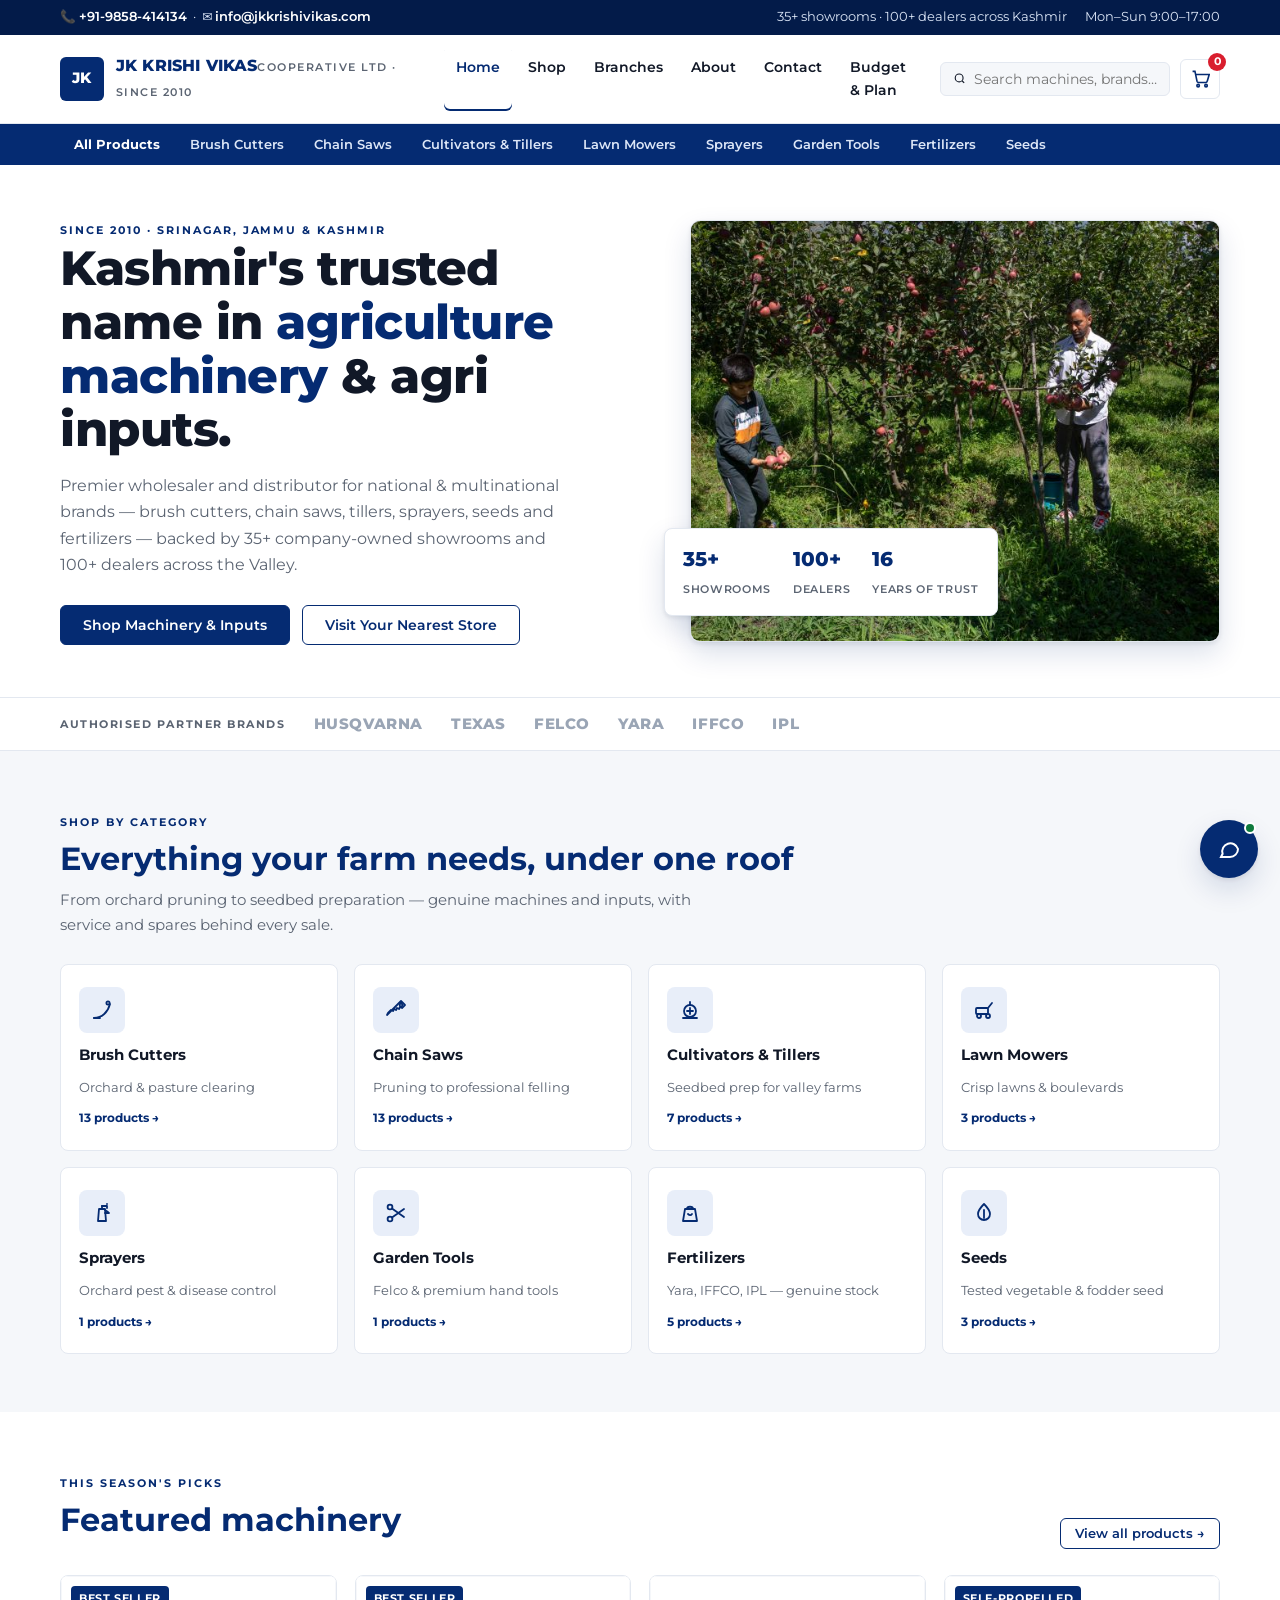
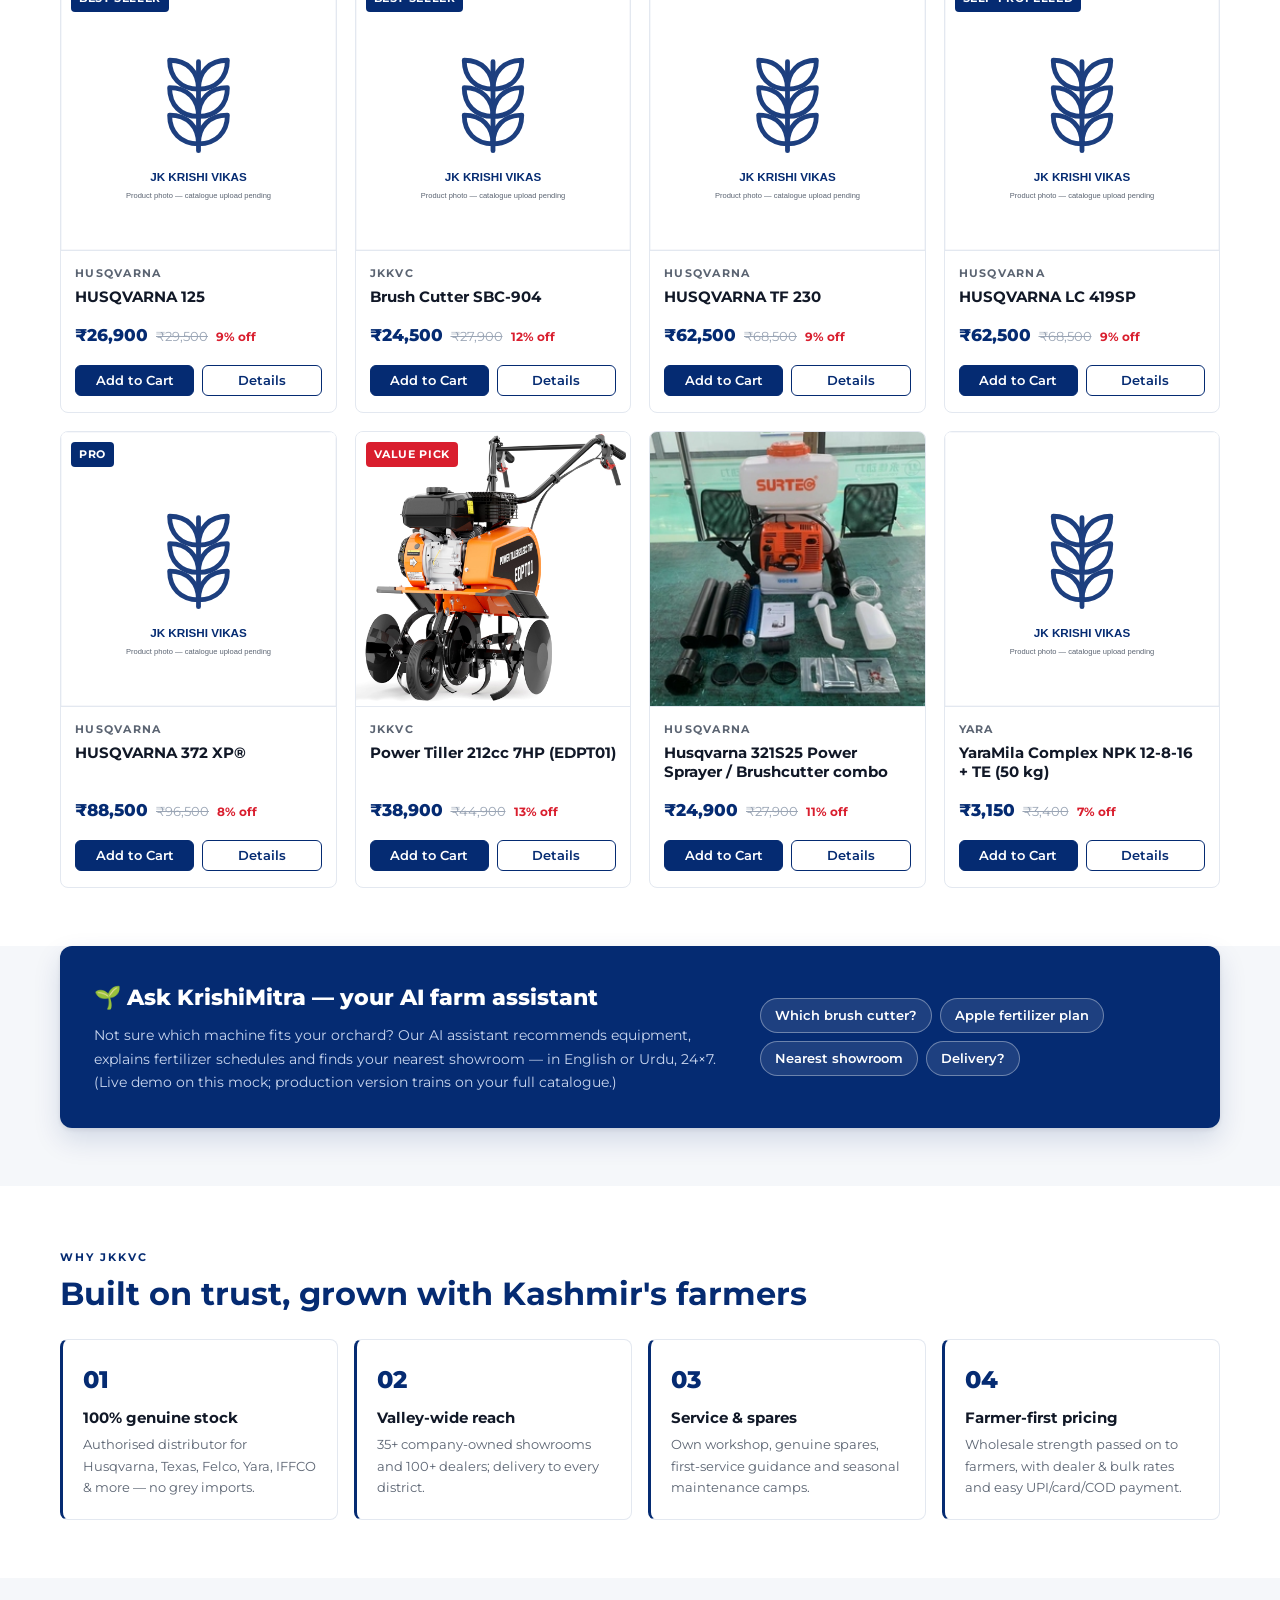
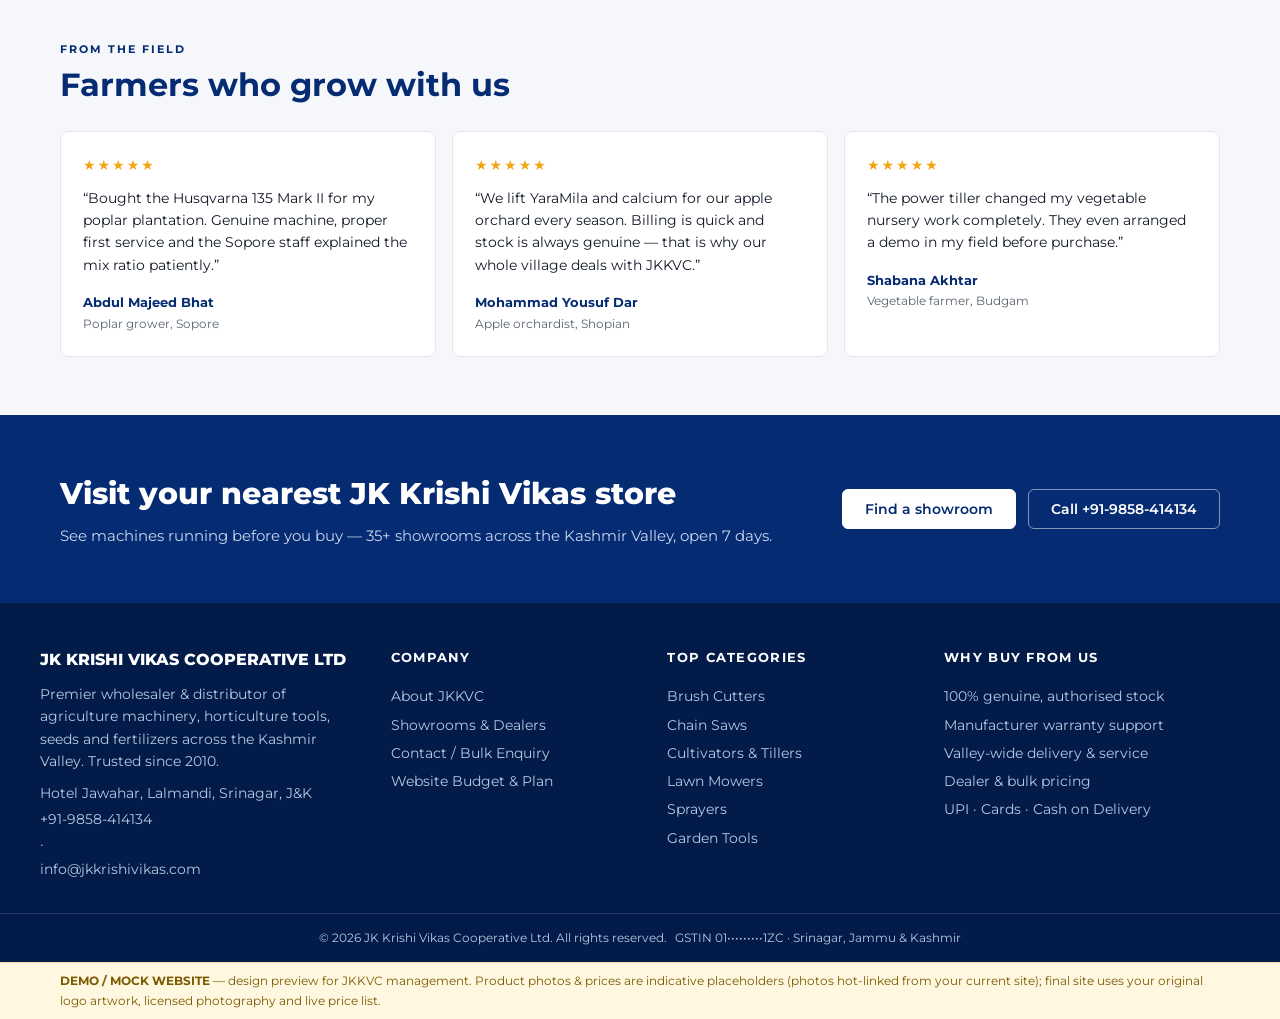
<file: index.html>
<!doctype html>
<html lang="en">
<head>
<meta charset="utf-8">
<meta name="viewport" content="width=device-width, initial-scale=1">
<title>JK Krishi Vikas Cooperative Ltd — Agriculture Machinery, Farm Equipment & Agri Inputs in Kashmir</title>
<meta name="description" content="JKKVC — Kashmir's trusted wholesaler of brush cutters, chain saws, tillers, sprayers, seeds & fertilizers. 35+ showrooms, 100+ dealers. Genuine Husqvarna, Texas, Felco, Yara stock with valley-wide delivery.">
<meta property="og:title" content="JK Krishi Vikas Cooperative Ltd — Agriculture Machinery Kashmir">
<meta property="og:description" content="Genuine farm machinery & agri inputs across the Kashmir Valley since 2010.">
<meta property="og:type" content="website">
<link rel="preconnect" href="https://fonts.googleapis.com"><link rel="preconnect" href="https://fonts.gstatic.com" crossorigin>
<link href="https://fonts.googleapis.com/css2?family=Montserrat:wght@400;600;700;800&display=swap" rel="stylesheet">
<link rel="stylesheet" href="css/style.css">
<script type="application/ld+json">
{"@context":"https://schema.org","@type":"Organization","name":"JK Krishi Vikas Cooperative Ltd","url":"https://jkkrishivikas.com","telephone":"+91-9858-414134","email":"info@jkkrishivikas.com","foundingDate":"2010","address":{"@type":"PostalAddress","streetAddress":"Hotel Jawahar, Lalmandi","addressLocality":"Srinagar","addressRegion":"Jammu and Kashmir","addressCountry":"IN"}}
</script>
</head>
<body data-page="home">
<div id="header"></div>

<!-- HERO -->
<section class="hero" style="padding:0">
  <div class="wrap">
    <div>
      <span class="overline">Since 2010 · Srinagar, Jammu & Kashmir</span>
      <h1>Kashmir's trusted name in <span>agriculture machinery</span> & agri inputs.</h1>
      <p class="lead">Premier wholesaler and distributor for national & multinational brands — brush cutters, chain saws, tillers, sprayers, seeds and fertilizers — backed by 35+ company-owned showrooms and 100+ dealers across the Valley.</p>
      <div class="ctas">
        <a class="btn" href="shop.html">Shop Machinery & Inputs</a>
        <a class="btn ghost" href="branches.html">Visit Your Nearest Store</a>
      </div>
    </div>
    <figure class="hero-fig">
      <div class="ph"><img src="img/orchard.jpg" alt="Kashmiri farmers harvesting apples in a Srinagar orchard" decoding="async"></div>
      <div class="stat-float">
        <div class="s"><b>35+</b><i>Showrooms</i></div>
        <div class="s"><b>100+</b><i>Dealers</i></div>
        <div class="s"><b>16</b><i>Years of trust</i></div>
      </div>
    </figure>
  </div>
</section>

<!-- BRANDS -->
<div class="brands"><div class="wrap">
  <span class="lbl">Authorised partner brands</span>
  <span class="b">HUSQVARNA</span><span class="b">TEXAS</span><span class="b">FELCO</span><span class="b">YARA</span><span class="b">IFFCO</span><span class="b">IPL</span>
</div></div>

<!-- CATEGORIES -->
<section class="alt">
  <div class="wrap">
    <span class="overline">Shop by category</span>
    <h2 class="sec-title">Everything your farm needs, under one roof</h2>
    <p class="sec-sub">From orchard pruning to seedbed preparation — genuine machines and inputs, with service and spares behind every sale.</p>
    <div class="cat-grid" id="catGrid"></div>
  </div>
</section>

<!-- FEATURED -->
<section>
  <div class="wrap">
    <div style="display:flex;align-items:end;justify-content:space-between;gap:16px;flex-wrap:wrap">
      <div><span class="overline">This season's picks</span>
      <h2 class="sec-title">Featured machinery</h2></div>
      <a class="btn ghost sm" href="shop.html">View all products →</a>
    </div>
    <div class="p-grid" id="featGrid"></div>
  </div>
</section>

<!-- AI BAND -->
<section class="alt" style="padding-top:0">
  <div class="wrap">
    <div class="ai-band">
      <div>
        <h3>🌱 Ask KrishiMitra — your AI farm assistant</h3>
        <p>Not sure which machine fits your orchard? Our AI assistant recommends equipment, explains fertilizer schedules and finds your nearest showroom — in English or Urdu, 24×7. (Live demo on this mock; production version trains on your full catalogue.)</p>
      </div>
      <div class="ai-chips">
        <button onclick="openChat('Which brush cutter for my apple orchard?')">Which brush cutter?</button>
        <button onclick="openChat('Fertilizer schedule for apple?')">Apple fertilizer plan</button>
        <button onclick="openChat('Showrooms near Sopore?')">Nearest showroom</button>
        <button onclick="openChat('Do you deliver to Shopian?')">Delivery?</button>
      </div>
    </div>
  </div>
</section>

<!-- WHY -->
<section>
  <div class="wrap">
    <span class="overline">Why JKKVC</span>
    <h2 class="sec-title">Built on trust, grown with Kashmir's farmers</h2>
    <div class="why-grid">
      <div class="why-card"><span class="n">01</span><b>100% genuine stock</b><p>Authorised distributor for Husqvarna, Texas, Felco, Yara, IFFCO & more — no grey imports.</p></div>
      <div class="why-card"><span class="n">02</span><b>Valley-wide reach</b><p>35+ company-owned showrooms and 100+ dealers; delivery to every district.</p></div>
      <div class="why-card"><span class="n">03</span><b>Service & spares</b><p>Own workshop, genuine spares, first-service guidance and seasonal maintenance camps.</p></div>
      <div class="why-card"><span class="n">04</span><b>Farmer-first pricing</b><p>Wholesale strength passed on to farmers, with dealer & bulk rates and easy UPI/card/COD payment.</p></div>
    </div>
  </div>
</section>

<!-- TESTIMONIALS -->
<section class="alt">
  <div class="wrap">
    <span class="overline">From the field</span>
    <h2 class="sec-title">Farmers who grow with us</h2>
    <div class="t-grid" id="tGrid"></div>
  </div>
</section>

<!-- CTA -->
<section class="cta-band">
  <div class="wrap">
    <div><h2>Visit your nearest JK Krishi Vikas store</h2>
    <p>See machines running before you buy — 35+ showrooms across the Kashmir Valley, open 7 days.</p></div>
    <div style="display:flex;gap:12px;flex-wrap:wrap">
      <a class="btn white" href="branches.html">Find a showroom</a>
      <a class="btn ghost" style="color:#fff;border-color:rgba(255,255,255,.5)" href="tel:+919858414134">Call +91-9858-414134</a>
    </div>
  </div>
</section>

<div id="footer"></div>
<script src="js/data.js"></script>
<script src="js/app.js"></script>
<script>
window.openChat = q => window.chatAsk(q);
window.pageInit = () => {
  const ICONS = {
    scythe:'<path d="M4 20c8 0 14-6 16-14"/><path d="M4 20h6"/><circle cx="18" cy="5" r="1.6"/>',
    saw:'<path d="M3 17 17 3l4 4-3 3-2-1-1 2-2-1-1 2-2-1-1 2-2-1-3 3Z"/><circle cx="17" cy="7" r="1.4"/>',
    tiller:'<circle cx="12" cy="13" r="6"/><path d="M12 7v-3M9 13h6M12 10v6"/><path d="M5 20h14"/>',
    mower:'<rect x="4" y="10" width="12" height="6" rx="1"/><circle cx="7" cy="18" r="2"/><circle cx="16" cy="18" r="2"/><path d="M16 10l4-5"/>',
    spray:'<path d="M9 8h6l1 12H8L9 8Z"/><path d="M12 8V5"/><path d="M12 5h5M17 5v2M17 3v0"/><path d="M15 9l3 2M15 12h4"/>',
    shear:'<circle cx="6" cy="6" r="2.4"/><circle cx="6" cy="18" r="2.4"/><path d="M8 7.5 20 16M8 16.5 20 8"/>',
    bag:'<path d="M7 8h10l2 12H5L7 8Z"/><path d="M9 8c0-3 6-3 6 0"/><path d="M10 13c1.5 1.5 3 1.5 4 0"/>',
    seed:'<path d="M12 3c4 4 6 7 6 10a6 6 0 0 1-12 0c0-3 2-6 6-10Z"/><path d="M12 9v8"/>'
  };
  document.getElementById('catGrid').innerHTML = CATEGORIES.map(c=>{
    const n = PRODUCTS.filter(p=>p.cat===c.name).length;
    return `<a class="cat-tile" href="shop.html?cat=${encodeURIComponent(c.name)}">
      <span class="ic"><svg width="24" height="24" viewBox="0 0 24 24" fill="none" stroke="currentColor" stroke-width="1.8" stroke-linecap="round" stroke-linejoin="round">${ICONS[c.icon]||''}</svg></span>
      <b>${c.name}</b><span>${c.desc}</span><em>${n} products →</em></a>`;
  }).join('');
  const feat = ['h125','sbc904','tf230','lc419sp','h372','tiller212','sp321','yaramila'];
  renderGrid(document.getElementById('featGrid'), feat.map(id=>PRODUCTS.find(p=>p.id===id)));
  document.getElementById('tGrid').innerHTML = TESTIMONIALS.map(t=>`<div class="t-card">
    <div class="stars">★★★★★</div><p>“${t.q}”</p><b>${t.n}</b><i>${t.w}</i></div>`).join('');
};
</script>
</body>
</html>
</file>
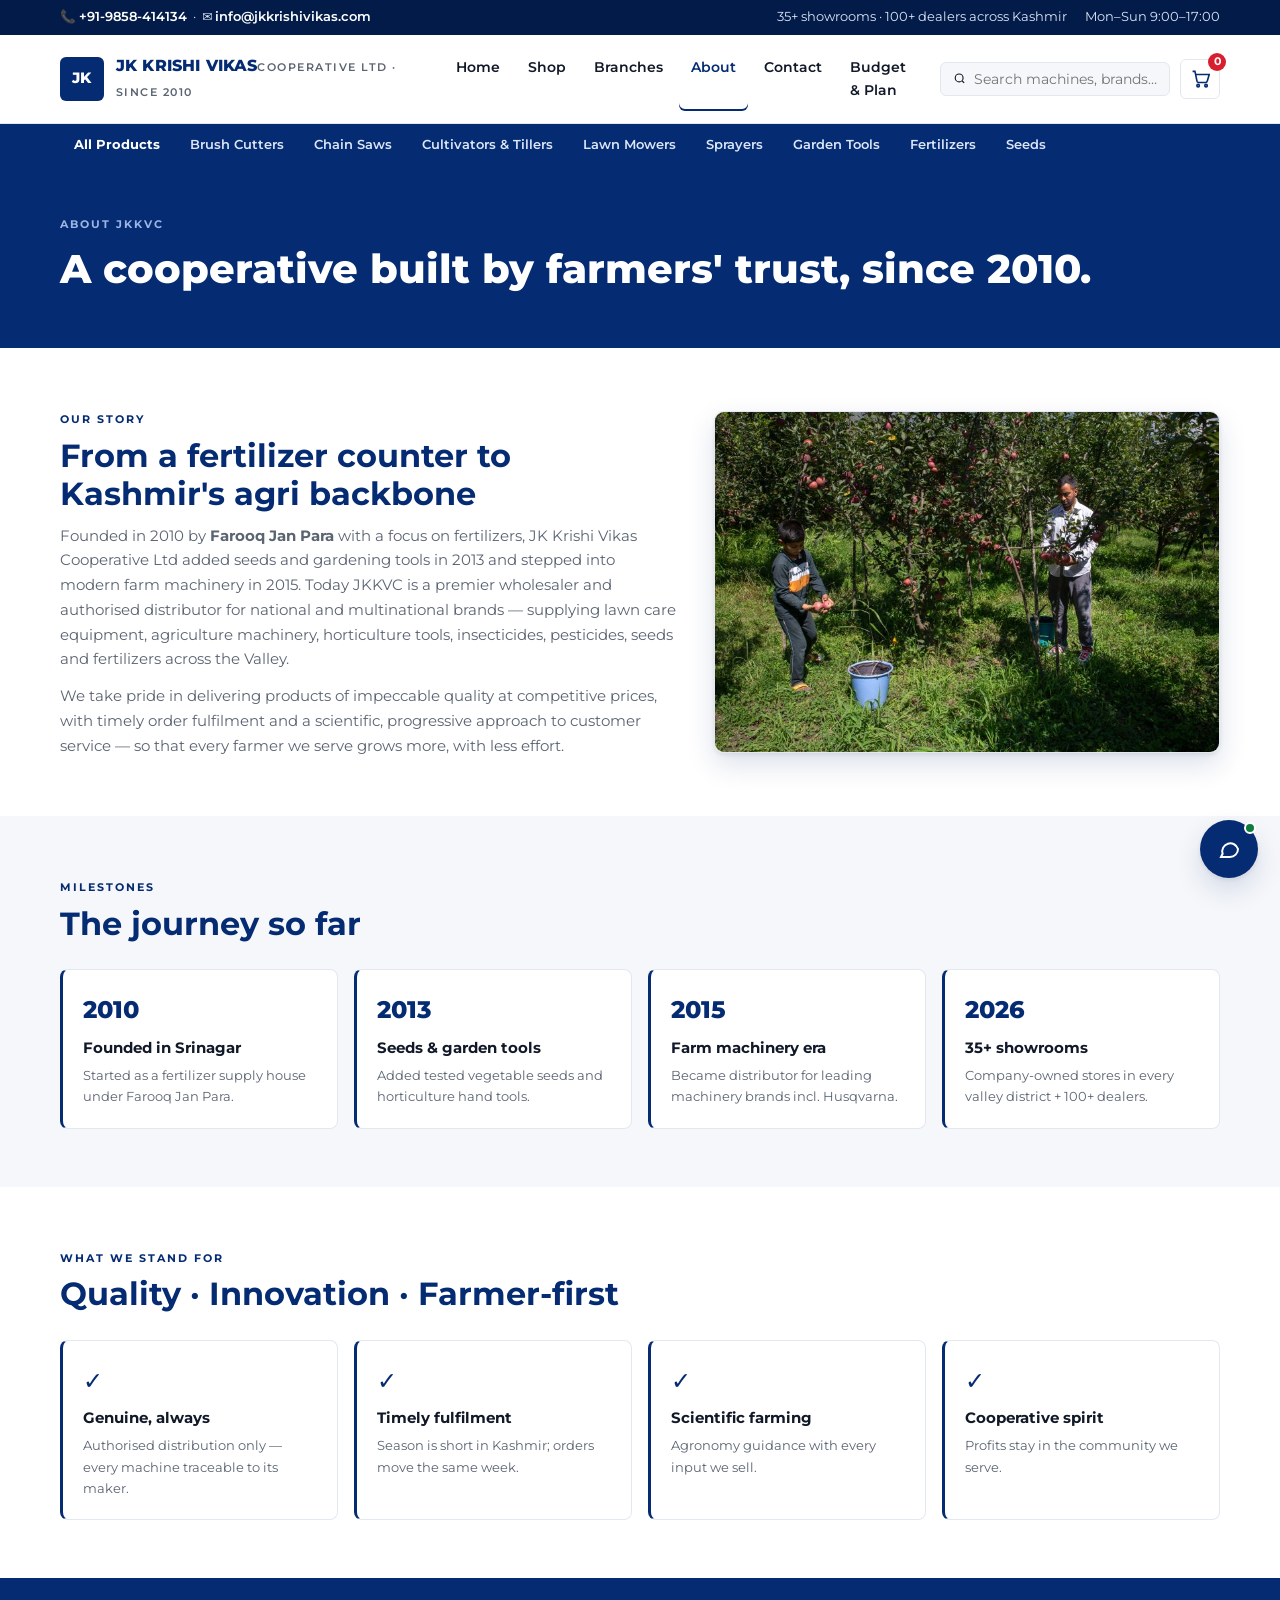
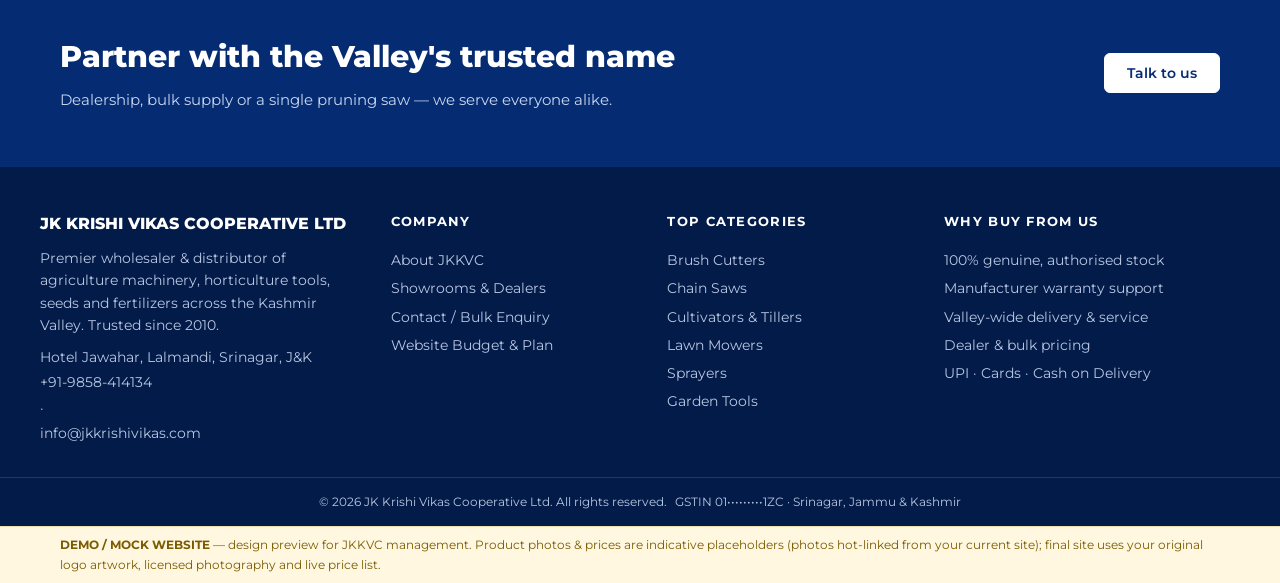
<file: about.html>
<!doctype html>
<html lang="en">
<head>
<meta charset="utf-8">
<meta name="viewport" content="width=device-width, initial-scale=1">
<title>About Us | JK Krishi Vikas Cooperative Ltd — Since 2010, Srinagar</title>
<meta name="description" content="Founded in 2010 by Farooq Jan Para, JK Krishi Vikas Cooperative Ltd is Kashmir's premier wholesaler of agri-inputs — machinery, horticulture tools, seeds and fertilizers.">
<link rel="preconnect" href="https://fonts.googleapis.com"><link rel="preconnect" href="https://fonts.gstatic.com" crossorigin>
<link href="https://fonts.googleapis.com/css2?family=Montserrat:wght@400;600;700;800&display=swap" rel="stylesheet">
<link rel="stylesheet" href="css/style.css">
</head>
<body data-page="about">
<div id="header"></div>

<section style="background:var(--blue);color:#fff;padding:46px 0">
  <div class="wrap">
    <span class="overline" style="color:#9DB4E4">About JKKVC</span>
    <h1 style="font-size:clamp(26px,3.6vw,40px)">A cooperative built by farmers' trust, since 2010.</h1>
  </div>
</section>

<section>
  <div class="wrap" style="display:grid;grid-template-columns:1.1fr .9fr;gap:36px;align-items:center">
    <div>
      <span class="overline">Our story</span>
      <h2 class="sec-title">From a fertilizer counter to Kashmir's agri backbone</h2>
      <p class="sec-sub" style="max-width:none">Founded in 2010 by <b>Farooq Jan Para</b> with a focus on fertilizers, JK Krishi Vikas Cooperative Ltd added seeds and gardening tools in 2013 and stepped into modern farm machinery in 2015. Today JKKVC is a premier wholesaler and authorised distributor for national and multinational brands — supplying lawn care equipment, agriculture machinery, horticulture tools, insecticides, pesticides, seeds and fertilizers across the Valley.</p>
      <p class="sec-sub" style="max-width:none;margin-top:12px">We take pride in delivering products of impeccable quality at competitive prices, with timely order fulfilment and a scientific, progressive approach to customer service — so that every farmer we serve grows more, with less effort.</p>
    </div>
    <figure class="hero-fig"><div class="ph"><img src="img/orchard.jpg" alt="Apple harvest in a Kashmir orchard" style="height:340px;width:100%;object-fit:cover"></div></figure>
  </div>
</section>

<section class="alt">
  <div class="wrap">
    <span class="overline">Milestones</span>
    <h2 class="sec-title">The journey so far</h2>
    <div class="why-grid">
      <div class="why-card"><span class="n">2010</span><b>Founded in Srinagar</b><p>Started as a fertilizer supply house under Farooq Jan Para.</p></div>
      <div class="why-card"><span class="n">2013</span><b>Seeds & garden tools</b><p>Added tested vegetable seeds and horticulture hand tools.</p></div>
      <div class="why-card"><span class="n">2015</span><b>Farm machinery era</b><p>Became distributor for leading machinery brands incl. Husqvarna.</p></div>
      <div class="why-card"><span class="n">2026</span><b>35+ showrooms</b><p>Company-owned stores in every valley district + 100+ dealers.</p></div>
    </div>
  </div>
</section>

<section>
  <div class="wrap">
    <span class="overline">What we stand for</span>
    <h2 class="sec-title">Quality · Innovation · Farmer-first</h2>
    <div class="why-grid">
      <div class="why-card"><span class="n">✓</span><b>Genuine, always</b><p>Authorised distribution only — every machine traceable to its maker.</p></div>
      <div class="why-card"><span class="n">✓</span><b>Timely fulfilment</b><p>Season is short in Kashmir; orders move the same week.</p></div>
      <div class="why-card"><span class="n">✓</span><b>Scientific farming</b><p>Agronomy guidance with every input we sell.</p></div>
      <div class="why-card"><span class="n">✓</span><b>Cooperative spirit</b><p>Profits stay in the community we serve.</p></div>
    </div>
  </div>
</section>

<section class="cta-band">
  <div class="wrap">
    <div><h2>Partner with the Valley's trusted name</h2><p>Dealership, bulk supply or a single pruning saw — we serve everyone alike.</p></div>
    <a class="btn white" href="contact.html">Talk to us</a>
  </div>
</section>

<div id="footer"></div>
<script src="js/data.js"></script>
<script src="js/app.js"></script>
<script>window.pageInit = () => {};</script>
</body>
</html>
</file>
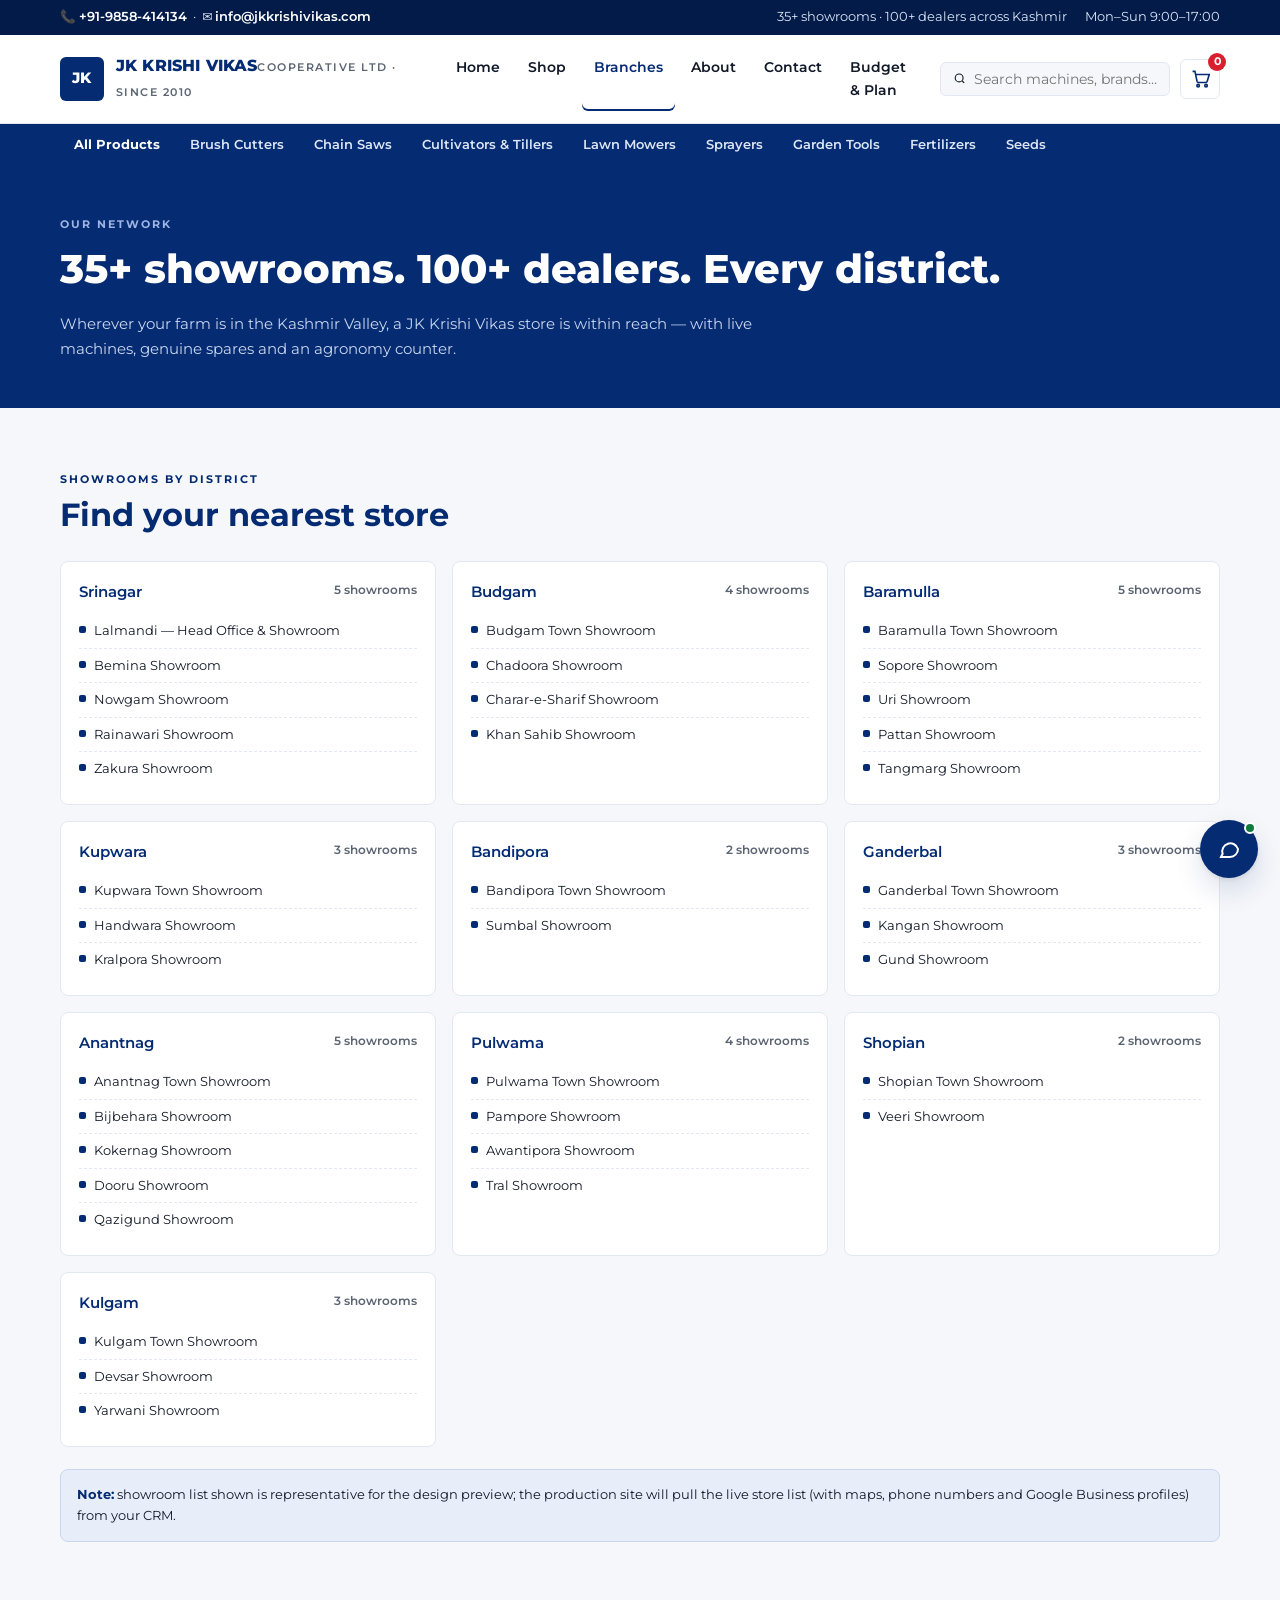
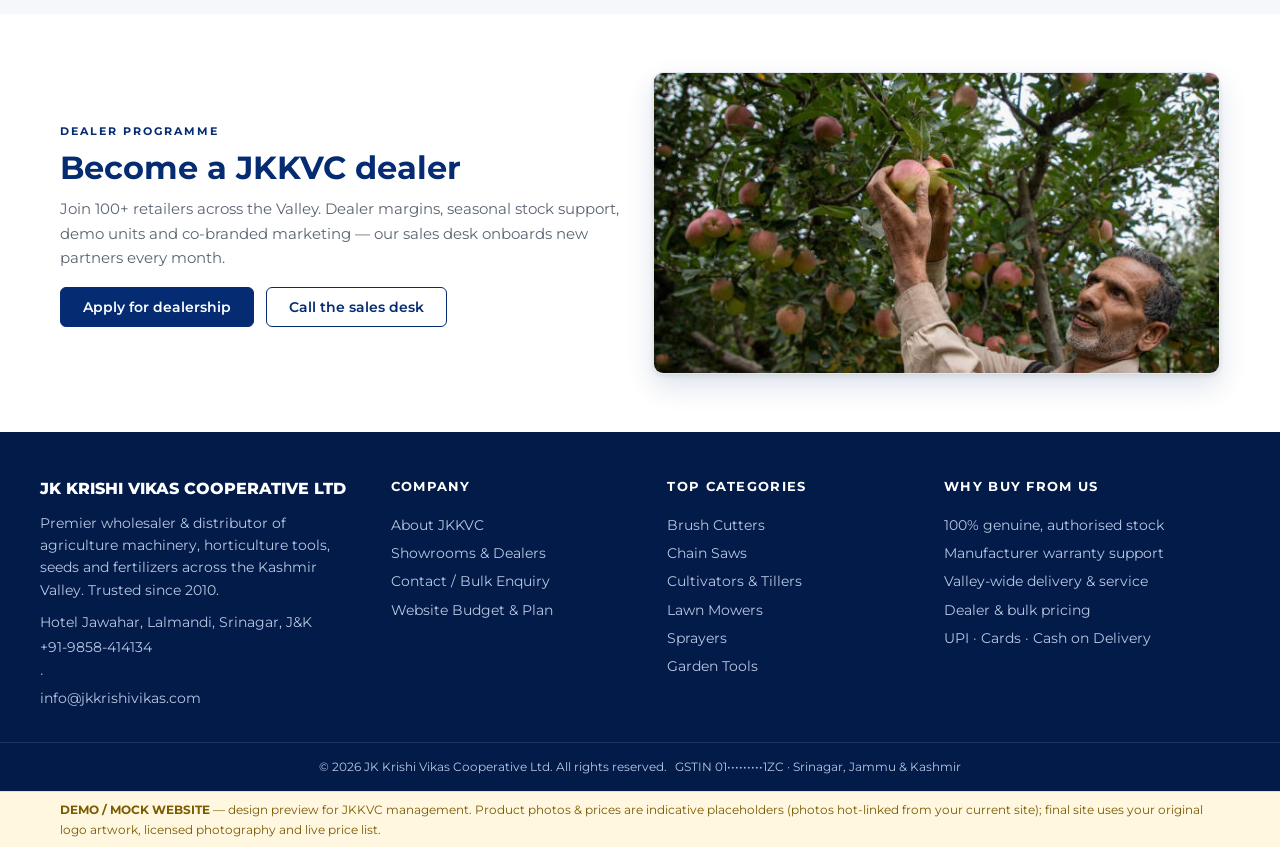
<file: branches.html>
<!doctype html>
<html lang="en">
<head>
<meta charset="utf-8">
<meta name="viewport" content="width=device-width, initial-scale=1">
<title>Showrooms & Dealers across Kashmir | JK Krishi Vikas Cooperative Ltd</title>
<meta name="description" content="35+ company-owned JKKVC showrooms and 100+ dealers across Srinagar, Baramulla, Anantnag, Shopian, Kulgam, Kupwara, Ganderbal, Budgam, Pulwama, Bandipora.">
<link rel="preconnect" href="https://fonts.googleapis.com"><link rel="preconnect" href="https://fonts.gstatic.com" crossorigin>
<link href="https://fonts.googleapis.com/css2?family=Montserrat:wght@400;600;700;800&display=swap" rel="stylesheet">
<link rel="stylesheet" href="css/style.css">
</head>
<body data-page="branches">
<div id="header"></div>

<section style="background:var(--blue);color:#fff;padding:46px 0">
  <div class="wrap">
    <span class="overline" style="color:#9DB4E4">Our network</span>
    <h1 style="font-size:clamp(26px,3.6vw,40px)">35+ showrooms. 100+ dealers. Every district.</h1>
    <p style="color:#C9D6EF;max-width:720px;margin-top:10px">Wherever your farm is in the Kashmir Valley, a JK Krishi Vikas store is within reach — with live machines, genuine spares and an agronomy counter.</p>
  </div>
</section>

<section class="alt">
  <div class="wrap">
    <span class="overline">Showrooms by district</span>
    <h2 class="sec-title">Find your nearest store</h2>
    <div class="d-grid" id="dGrid"></div>
    <div class="note-box" style="margin-top:22px"><b>Note:</b> showroom list shown is representative for the design preview; the production site will pull the live store list (with maps, phone numbers and Google Business profiles) from your CRM.</div>
  </div>
</section>

<section>
  <div class="wrap" style="display:grid;grid-template-columns:1fr 1fr;gap:26px;align-items:center">
    <div>
      <span class="overline">Dealer programme</span>
      <h2 class="sec-title">Become a JKKVC dealer</h2>
      <p class="sec-sub">Join 100+ retailers across the Valley. Dealer margins, seasonal stock support, demo units and co-branded marketing — our sales desk onboards new partners every month.</p>
      <div style="margin-top:16px;display:flex;gap:12px;flex-wrap:wrap">
        <a class="btn" href="contact.html">Apply for dealership</a>
        <a class="btn ghost" href="tel:+919858414134">Call the sales desk</a>
      </div>
    </div>
    <div class="hero-fig"><div class="ph"><img src="img/orchard-2.jpg" alt="Kashmiri farmer in an apple orchard" style="height:300px;width:100%;object-fit:cover"></div></div>
  </div>
</section>

<div id="footer"></div>
<script src="js/data.js"></script>
<script src="js/app.js"></script>
<script>
window.pageInit = () => {
  $('#dGrid').innerHTML = BRANCHES.map(d=>`
    <div class="d-card"><h3>${d.district} <i>${d.count} showrooms</i></h3>
      <ul>${d.towns.map(t=>`<li>${t}</li>`).join('')}</ul></div>`).join('');
};
</script>
</body>
</html>
</file>
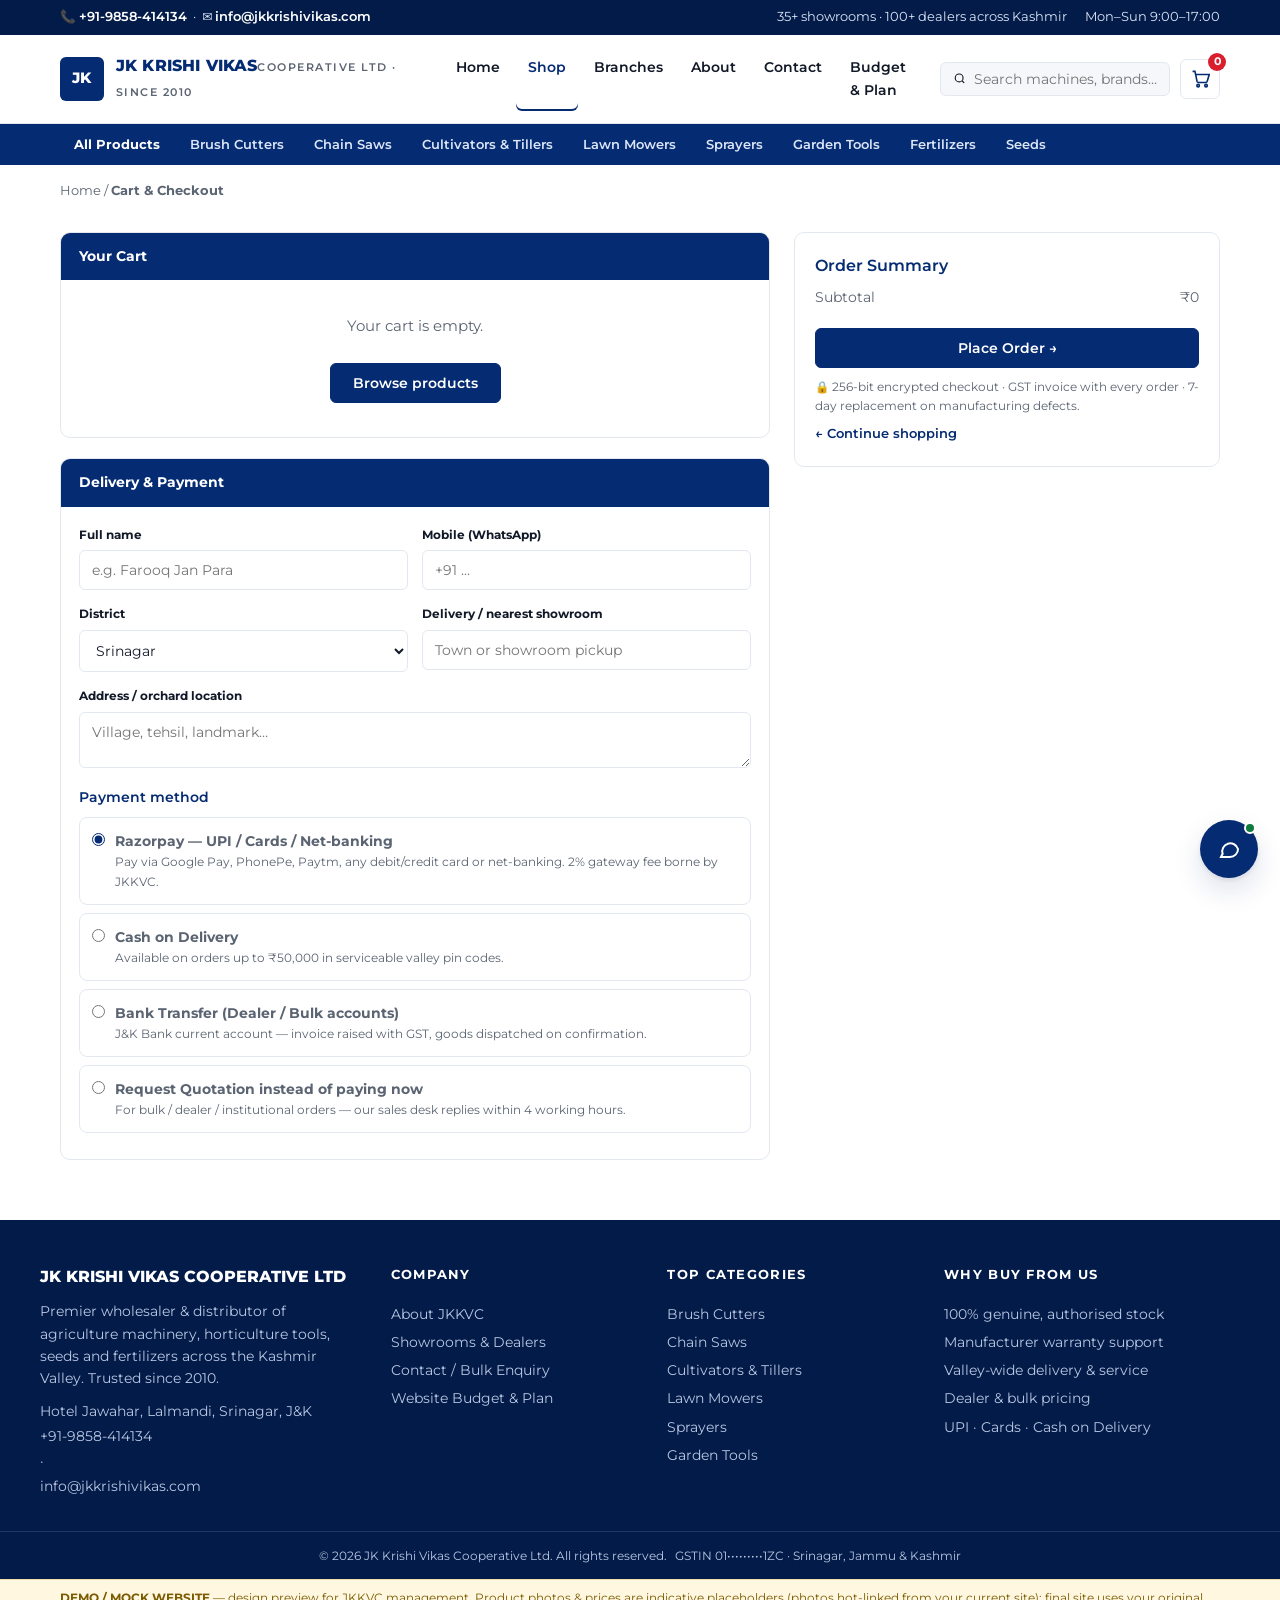
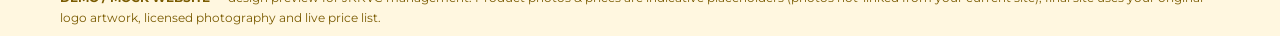
<file: cart.html>
<!doctype html>
<html lang="en">
<head>
<meta charset="utf-8">
<meta name="viewport" content="width=device-width, initial-scale=1">
<title>Cart & Checkout | JK Krishi Vikas Cooperative Ltd</title>
<meta name="description" content="Secure checkout — UPI, cards, net-banking and Cash on Delivery. JK Krishi Vikas Cooperative Ltd, Kashmir.">
<link rel="preconnect" href="https://fonts.googleapis.com"><link rel="preconnect" href="https://fonts.gstatic.com" crossorigin>
<link href="https://fonts.googleapis.com/css2?family=Montserrat:wght@400;600;700;800&display=swap" rel="stylesheet">
<link rel="stylesheet" href="css/style.css">
</head>
<body data-page="shop">
<div id="header"></div>
<div class="wrap">
  <nav class="crumbs" aria-label="Breadcrumb"><a href="index.html">Home</a> / <b>Cart & Checkout</b></nav>
  <div class="cart-layout">
    <div>
      <div class="cart-box">
        <div class="hd">Your Cart</div>
        <div id="rows"></div>
      </div>
      <div class="cart-box" style="margin-top:20px">
        <div class="hd">Delivery & Payment</div>
        <div style="padding:18px">
          <div class="form-grid">
            <div class="field"><label>Full name</label><input placeholder="e.g. Farooq Jan Para"></div>
            <div class="field"><label>Mobile (WhatsApp)</label><input placeholder="+91 …"></div>
            <div class="field"><label>District</label><select><option>Srinagar</option><option>Budgam</option><option>Baramulla</option><option>Kupwara</option><option>Bandipora</option><option>Ganderbal</option><option>Anantnag</option><option>Pulwama</option><option>Shopian</option><option>Kulgam</option></select></div>
            <div class="field"><label>Delivery / nearest showroom</label><input placeholder="Town or showroom pickup"></div>
            <div class="field full"><label>Address / orchard location</label><textarea rows="2" placeholder="Village, tehsil, landmark…"></textarea></div>
          </div>

          <h3 style="font-size:14px;color:var(--blue);margin:18px 0 6px">Payment method</h3>
          <label class="pay-opt"><input type="radio" name="pay" checked>
            <span><b>Razorpay — UPI / Cards / Net-banking</b><span>Pay via Google Pay, PhonePe, Paytm, any debit/credit card or net-banking. 2% gateway fee borne by JKKVC.</span></span></label>
          <label class="pay-opt"><input type="radio" name="pay">
            <span><b>Cash on Delivery</b><span>Available on orders up to ₹50,000 in serviceable valley pin codes.</span></span></label>
          <label class="pay-opt"><input type="radio" name="pay">
            <span><b>Bank Transfer (Dealer / Bulk accounts)</b><span>J&K Bank current account — invoice raised with GST, goods dispatched on confirmation.</span></span></label>
          <label class="pay-opt"><input type="radio" name="pay">
            <span><b>Request Quotation instead of paying now</b><span>For bulk / dealer / institutional orders — our sales desk replies within 4 working hours.</span></span></label>
        </div>
      </div>
    </div>

    <aside class="sum-box">
      <h3>Order Summary</h3>
      <div id="sum"></div>
      <button class="btn block" style="margin-top:12px" onclick="placeOrder()">Place Order →</button>
      <p style="font-size:11.5px;color:var(--muted);margin-top:10px">🔒 256-bit encrypted checkout · GST invoice with every order · 7-day replacement on manufacturing defects.</p>
      <a href="shop.html" style="display:inline-block;margin-top:8px;font-size:13px;font-weight:600">← Continue shopping</a>
    </aside>
  </div>
</div>
<div id="footer"></div>
<script src="js/data.js"></script>
<script src="js/app.js"></script>
<script>
window.pageInit = draw;
function draw(){
  const c = cart.get();
  const ids = Object.keys(c);
  if(!ids.length){
    $('#rows').innerHTML = `<div style="padding:34px;text-align:center;color:var(--muted)">Your cart is empty.<br><br><a class="btn" href="shop.html">Browse products</a></div>`;
    $('#sum').innerHTML = `<div class="sum-line"><span>Subtotal</span><span>${money(0)}</span></div>`;
    return;
  }
  let sub=0, wt=0;
  $('#rows').innerHTML = ids.map(id=>{
    const p = PRODUCTS.find(x=>x.id===id); if(!p) return '';
    const q = c[id]; sub += p.price*q; wt += q*(p.price>20000?25:2);
    return `<div class="c-row">
      <img src="${p.img||PH}" onerror="this.onerror=null;this.src='${PH}'" alt="${p.name}">
      <div class="nm"><b>${p.name}</b><i>${p.brand} · ${money(p.price)} each</i></div>
      <div class="qty"><button onclick="chg('${id}',-1)">−</button><input value="${q}" readonly aria-label="Quantity"><button onclick="chg('${id}',1)">+</button></div>
      <div class="pr">${money(p.price*q)}</div>
    </div>`;
  }).join('') + `<div style="padding:10px 18px"><button style="border:0;background:none;color:var(--sharp);font-weight:600;font-size:12.5px" onclick="localStorage.removeItem('jkkvc_cart');updateCartCount();draw()">Clear cart</button></div>`;
  const del = sub>=999?0:250;
  $('#sum').innerHTML = `
    <div class="sum-line"><span>Subtotal (${ids.reduce((a,i)=>a+c[i],0)} items)</span><span>${money(sub)}</span></div>
    <div class="sum-line"><span>Delivery (valley rate)</span><span>${del?money(del):'FREE'}</span></div>
    <div class="sum-line"><span>GST</span><span>included</span></div>
    <div class="sum-line total"><span>Total</span><span>${money(sub+del)}</span></div>`;
}
window.chg = (id,d) => { setQty(id, (cart.get()[id]||0)+d); updateCartCount(); draw(); };
window.placeOrder = () => {
  const c = cart.get();
  if(!Object.keys(c).length){ alert('Your cart is empty.'); return; }
  const overlay = document.createElement('div');
  overlay.style.cssText='position:fixed;inset:0;background:rgba(3,27,73,.55);z-index:120;display:flex;align-items:center;justify-content:center;padding:20px';
  overlay.innerHTML = `<div style="background:#fff;border-radius:12px;max-width:460px;padding:34px;text-align:center;box-shadow:0 24px 60px rgba(0,0,0,.35)">
    <div style="width:64px;height:64px;border-radius:50%;background:var(--green);color:#fff;font-size:30px;display:flex;align-items:center;justify-content:center;margin:0 auto 16px">✓</div>
    <h3 style="color:var(--blue);font-size:20px">Order placed (demo)</h3>
    <p style="color:var(--muted);font-size:13.5px;margin:10px 0 18px">In production this hands off to <b>Razorpay</b> for UPI / card / net-banking, then creates the WooCommerce order, GST invoice and WhatsApp confirmation — with the option to convert to a dealer quotation.</p>
    <button class="btn" onclick="this.closest('div[style]').parentElement.remove()">Continue</button></div>`;
  document.body.appendChild(overlay);
};
</script>
</body>
</html>
</file>
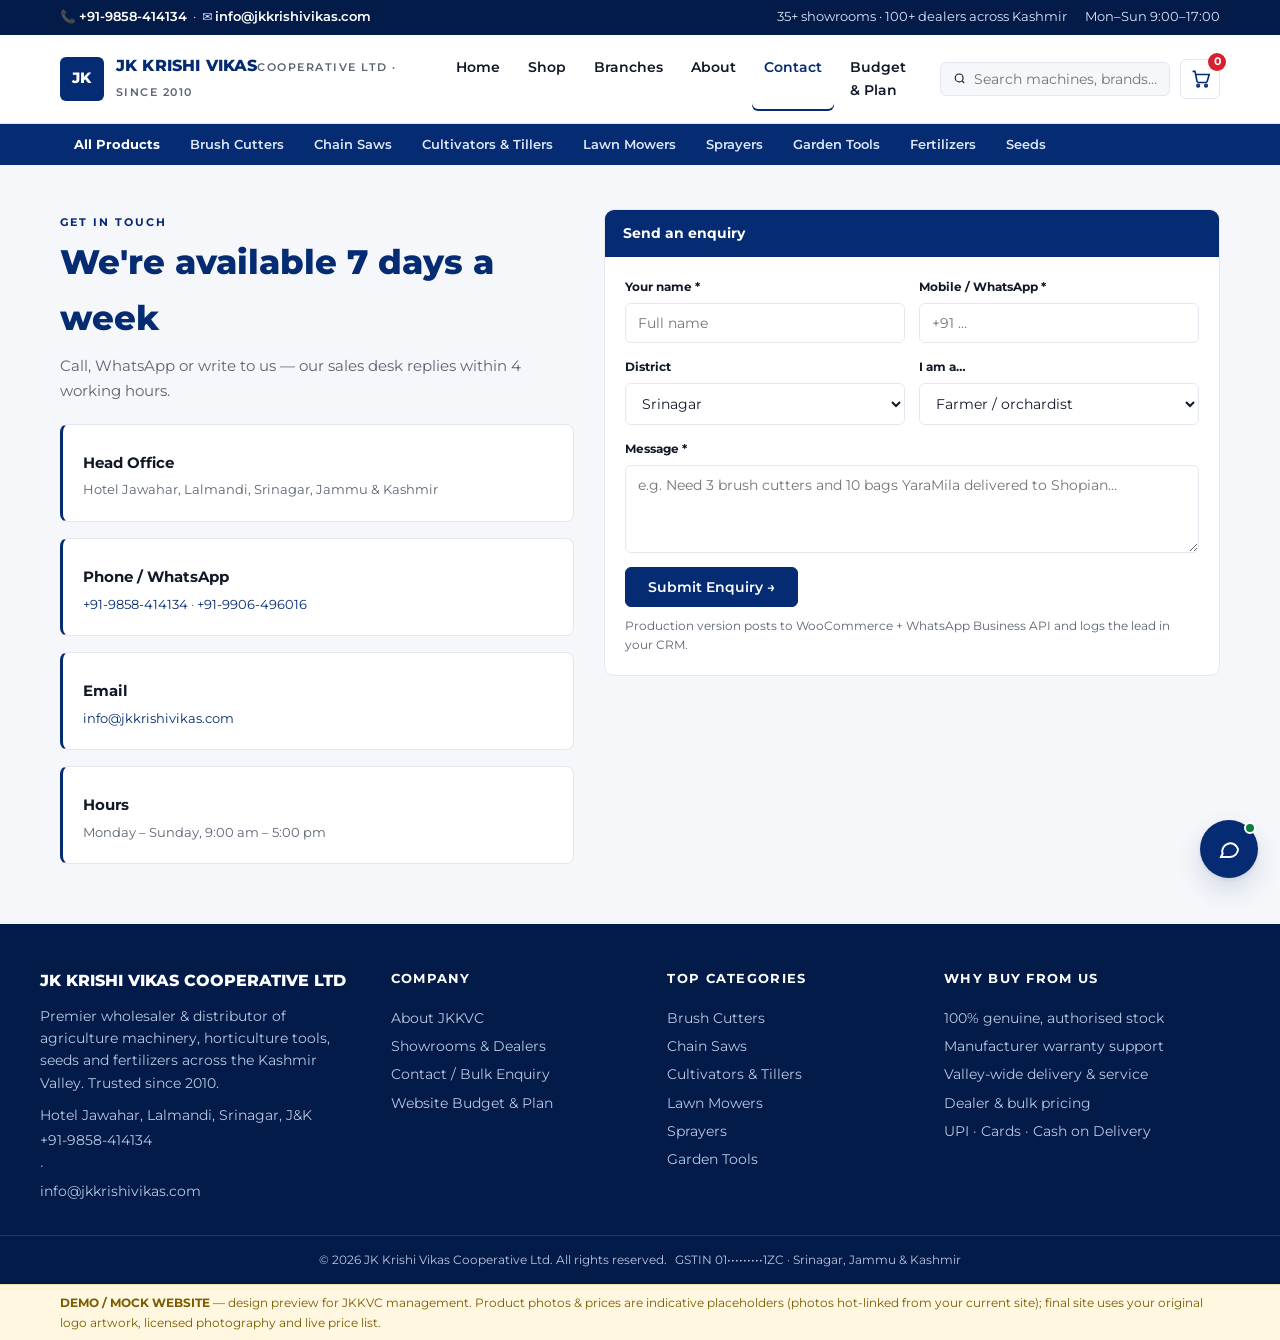
<file: contact.html>
<!doctype html>
<html lang="en">
<head>
<meta charset="utf-8">
<meta name="viewport" content="width=device-width, initial-scale=1">
<title>Contact Us | JK Krishi Vikas Cooperative Ltd, Srinagar</title>
<meta name="description" content="Contact JK Krishi Vikas Cooperative Ltd — Hotel Jawahar, Lalmandi, Srinagar. +91-9858-414134 · info@jkkrishivikas.com. Bulk & dealer enquiries welcome.">
<link rel="preconnect" href="https://fonts.googleapis.com"><link rel="preconnect" href="https://fonts.gstatic.com" crossorigin>
<link href="https://fonts.googleapis.com/css2?family=Montserrat:wght@400;600;700;800&display=swap" rel="stylesheet">
<link rel="stylesheet" href="css/style.css">
</head>
<body data-page="contact">
<div id="header"></div>

<section class="alt" style="padding:44px 0 60px">
  <div class="wrap" style="display:grid;grid-template-columns:1fr 1.2fr;gap:30px;align-items:start">
    <div>
      <span class="overline">Get in touch</span>
      <h1 style="font-size:clamp(24px,3vw,34px);color:var(--blue)">We're available 7 days a week</h1>
      <p class="sec-sub" style="margin-top:8px">Call, WhatsApp or write to us — our sales desk replies within 4 working hours.</p>
      <div class="why-grid" style="grid-template-columns:1fr;margin-top:20px">
        <div class="why-card"><b>Head Office</b><p>Hotel Jawahar, Lalmandi, Srinagar, Jammu & Kashmir</p></div>
        <div class="why-card"><b>Phone / WhatsApp</b><p><a href="tel:+919858414134">+91-9858-414134</a> · <a href="tel:+919906496016">+91-9906-496016</a></p></div>
        <div class="why-card"><b>Email</b><p><a href="mailto:info@jkkrishivikas.com">info@jkkrishivikas.com</a></p></div>
        <div class="why-card"><b>Hours</b><p>Monday – Sunday, 9:00 am – 5:00 pm</p></div>
      </div>
    </div>
    <div class="cart-box">
      <div class="hd">Send an enquiry</div>
      <form style="padding:20px" onsubmit="return sendMsg(event)">
        <div class="form-grid">
          <div class="field"><label>Your name *</label><input required placeholder="Full name"></div>
          <div class="field"><label>Mobile / WhatsApp *</label><input required placeholder="+91 …"></div>
          <div class="field"><label>District</label><select><option>Srinagar</option><option>Budgam</option><option>Baramulla</option><option>Kupwara</option><option>Bandipora</option><option>Ganderbal</option><option>Anantnag</option><option>Pulwama</option><option>Shopian</option><option>Kulgam</option><option>Outside Kashmir</option></select></div>
          <div class="field"><label>I am a…</label><select><option>Farmer / orchardist</option><option>Dealer / retailer</option><option>Contractor</option><option>Department / institution</option><option>Home gardener</option></select></div>
          <div class="field full"><label>Message *</label><textarea required rows="4" placeholder="e.g. Need 3 brush cutters and 10 bags YaraMila delivered to Shopian…"></textarea></div>
        </div>
        <button class="btn" style="margin-top:14px" type="submit">Submit Enquiry →</button>
        <p style="font-size:11.5px;color:var(--muted);margin-top:10px">Production version posts to WooCommerce + WhatsApp Business API and logs the lead in your CRM.</p>
      </form>
    </div>
  </div>
</section>

<div id="footer"></div>
<script src="js/data.js"></script>
<script src="js/app.js"></script>
<script>
window.pageInit = () => {};
window.sendMsg = e => { e.preventDefault(); toast('Enquiry sent — our sales desk will call you back (demo) ✓'); e.target.reset(); return false; };
</script>
</body>
</html>
</file>
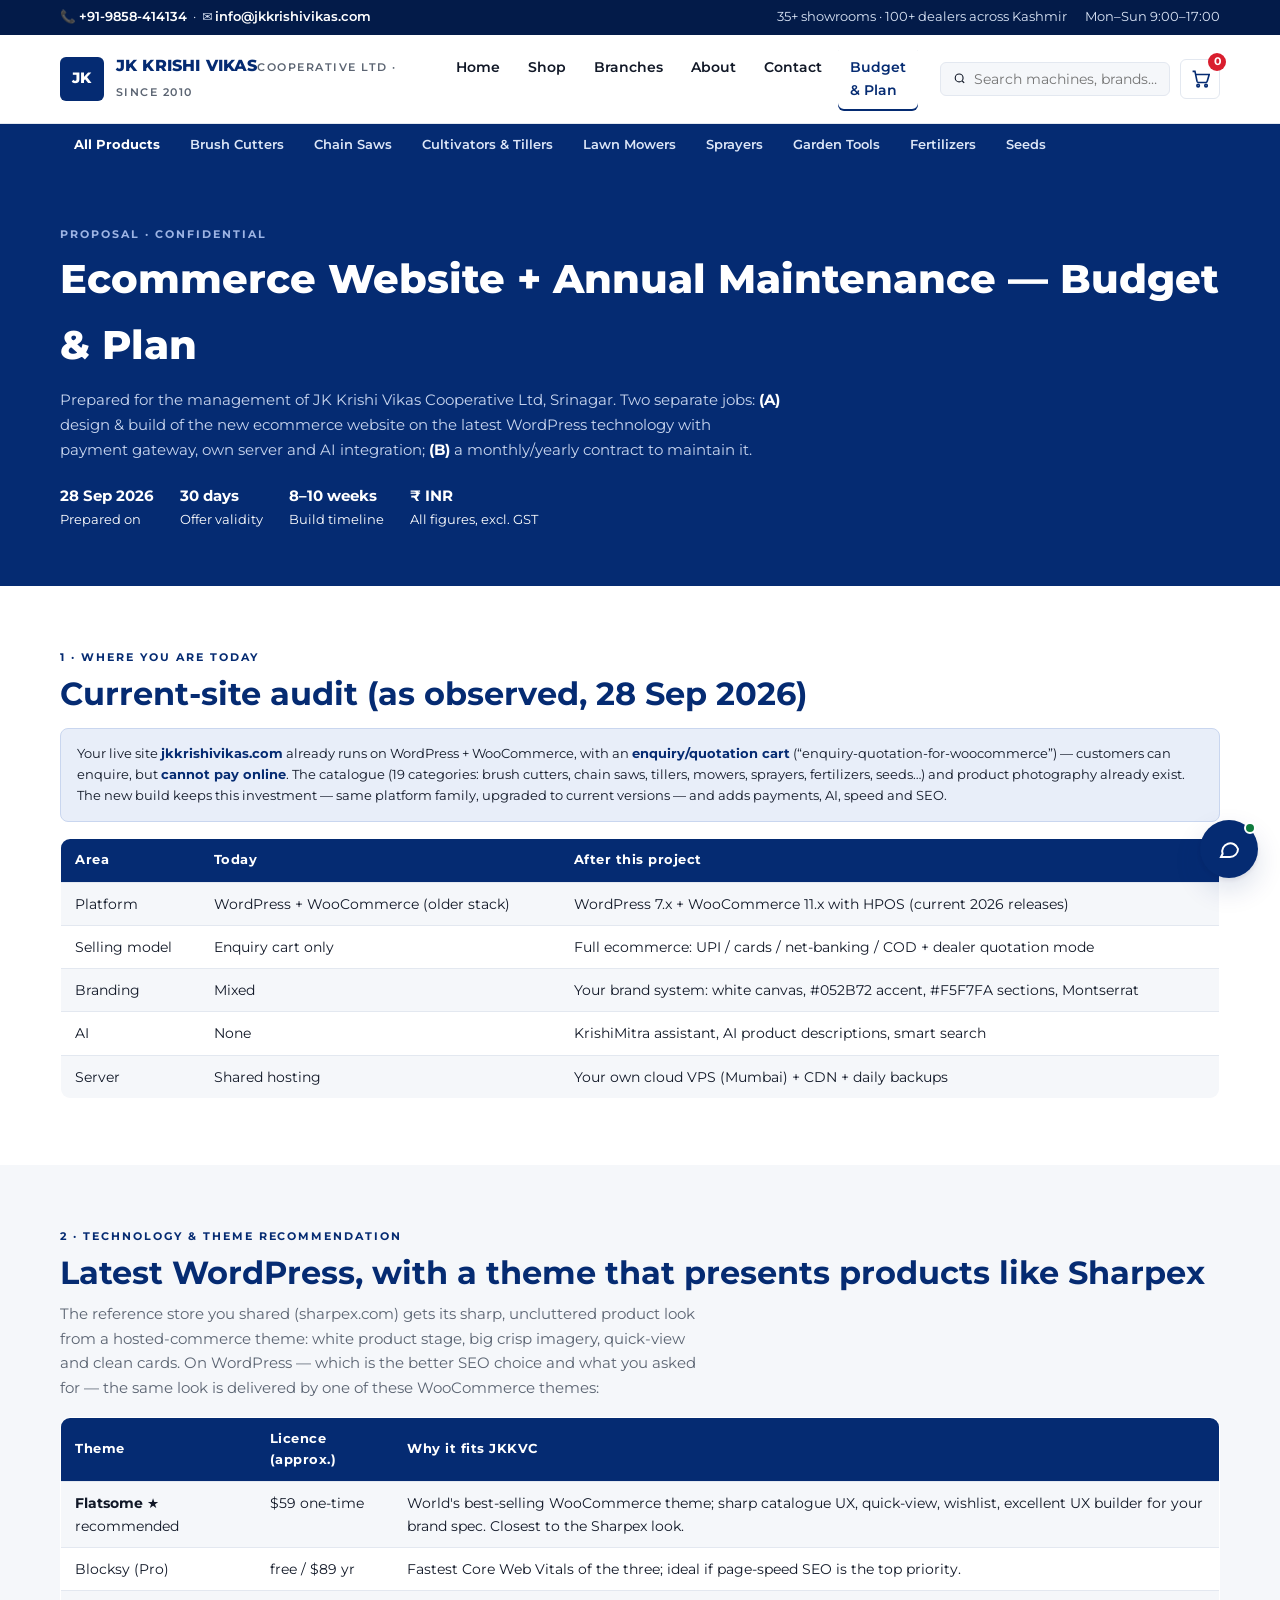
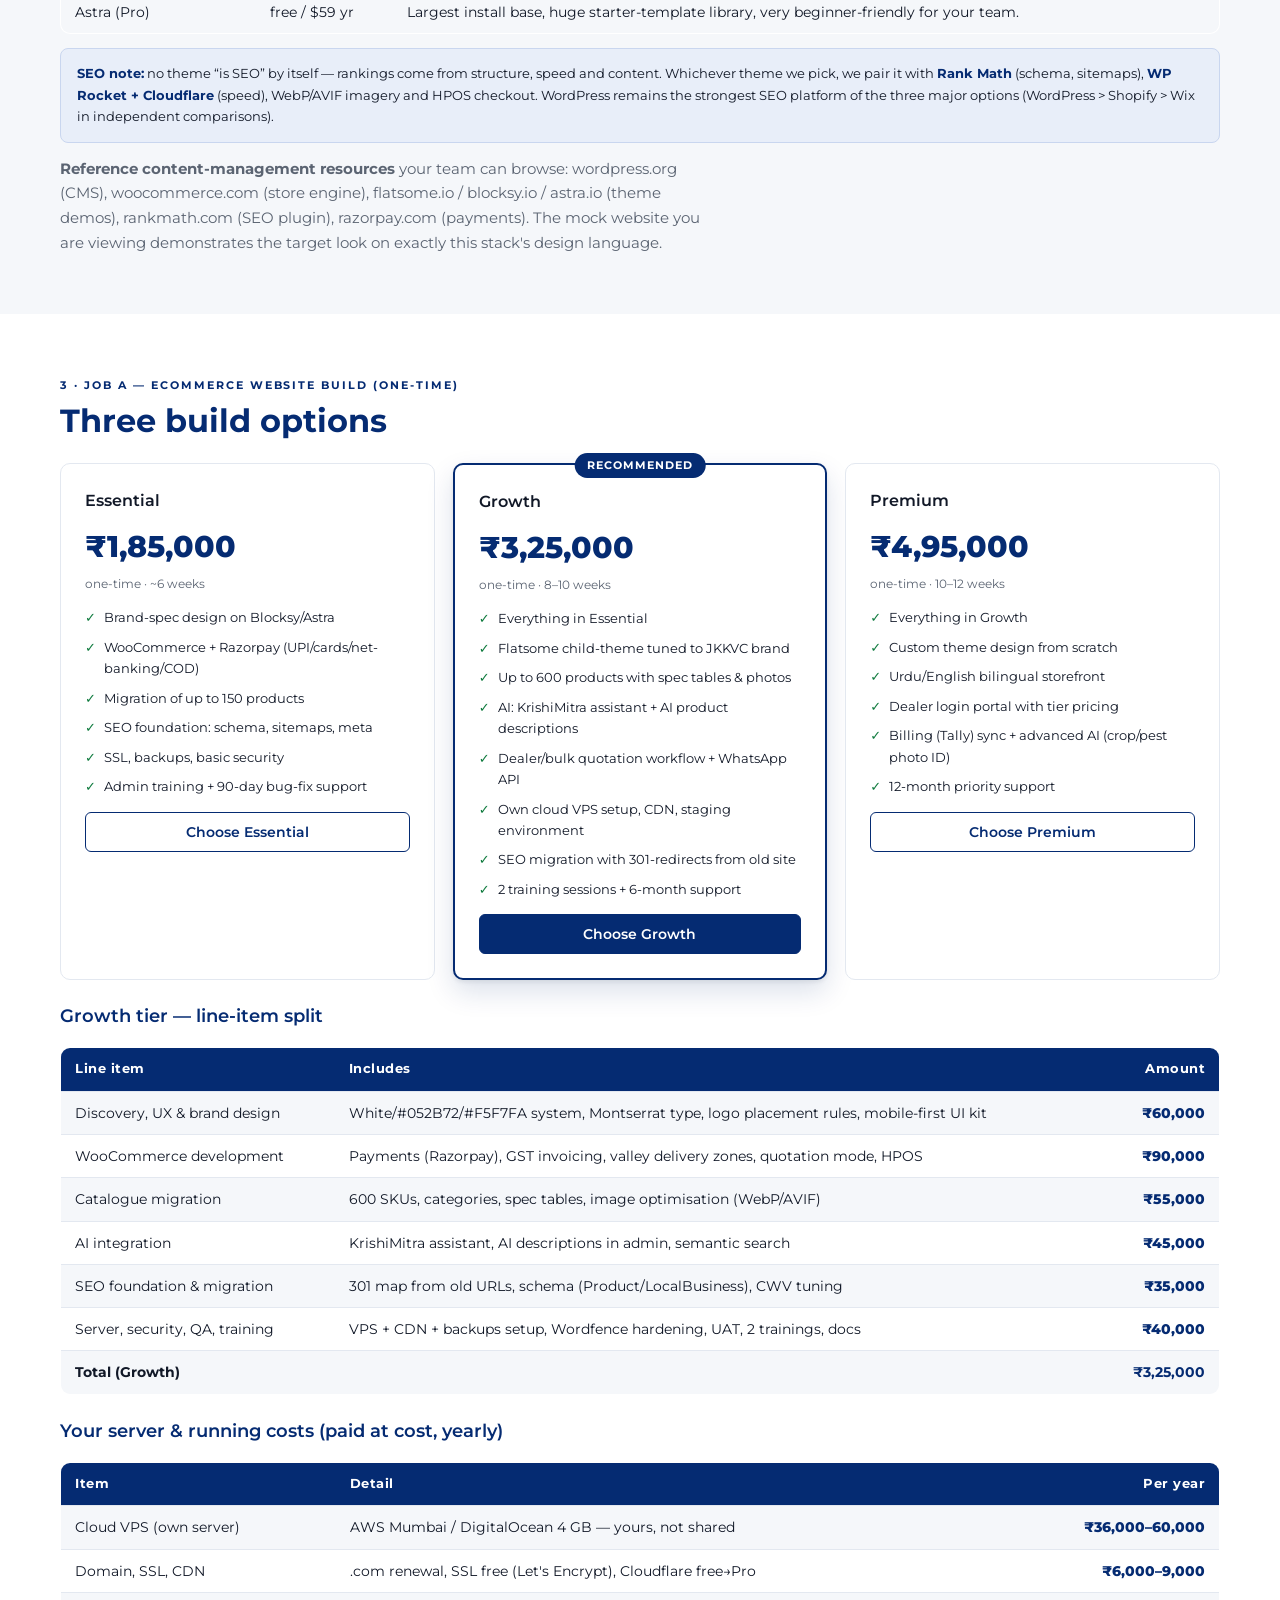
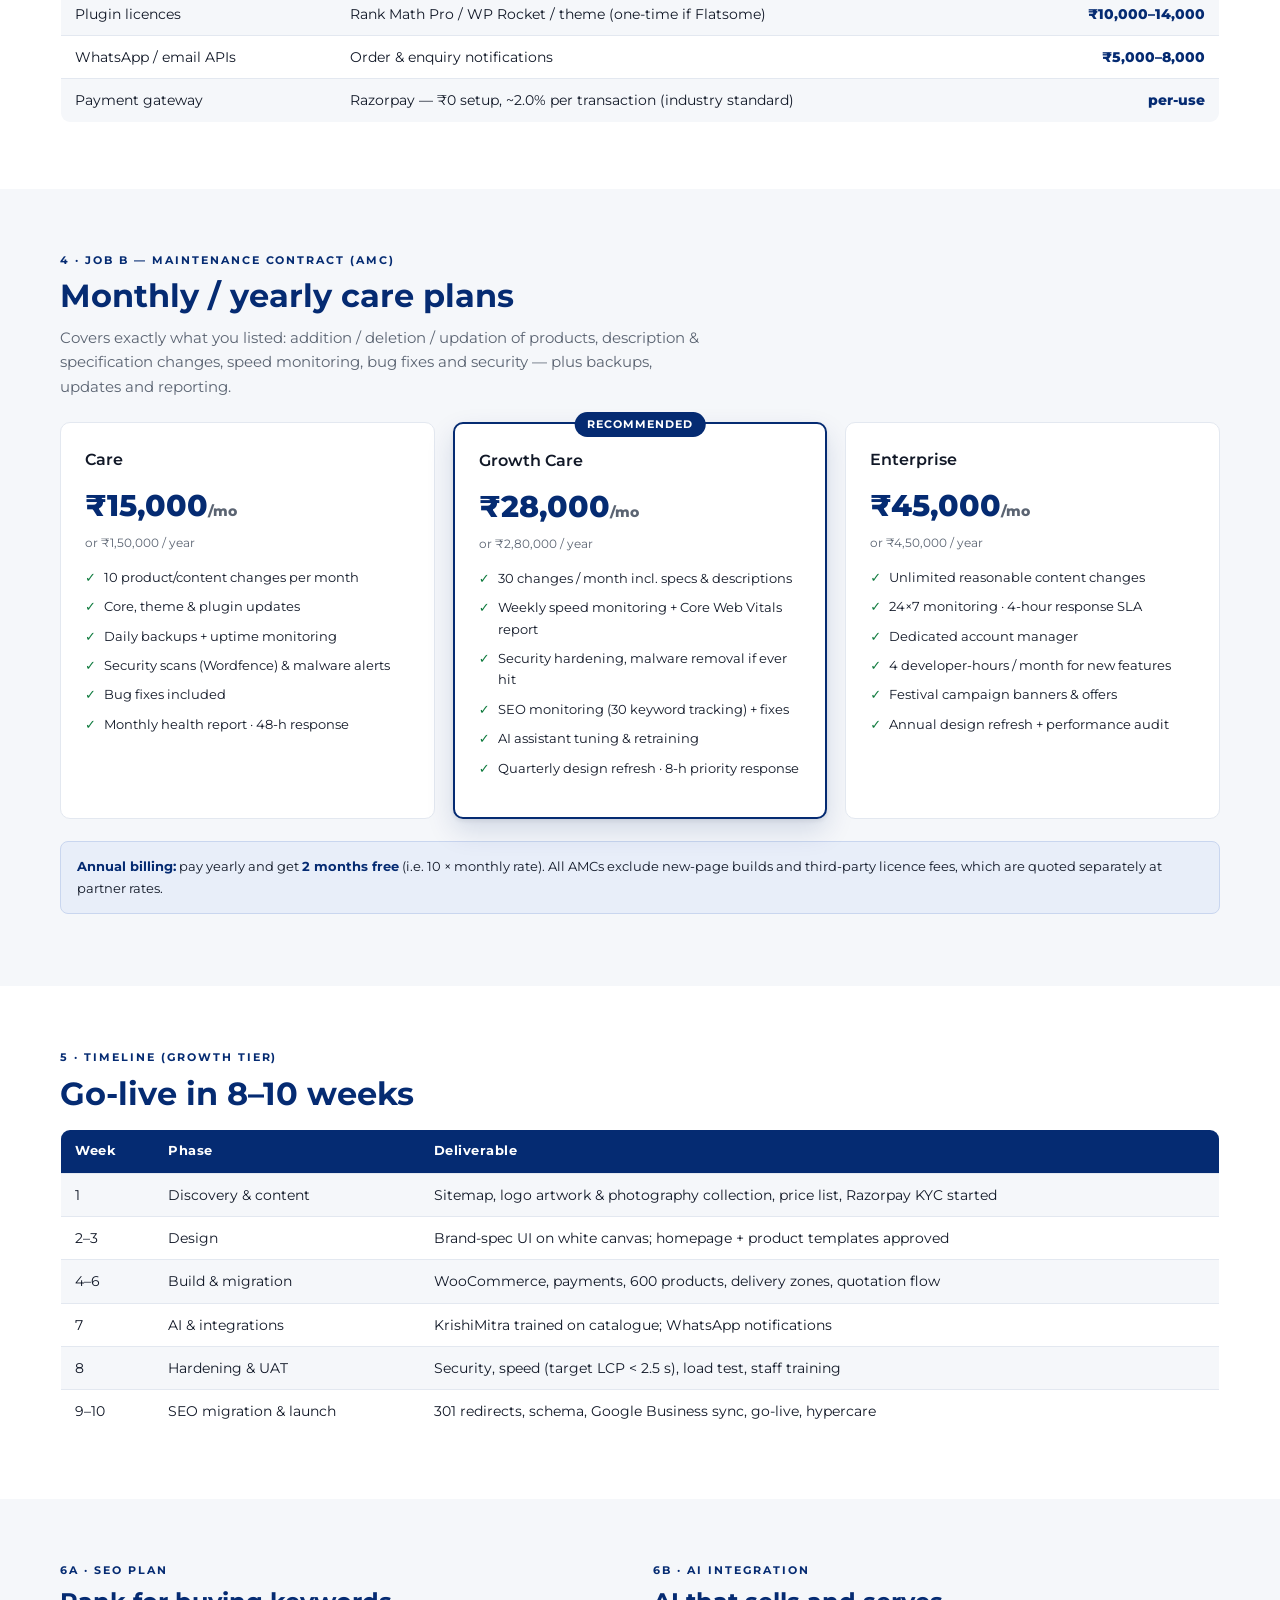
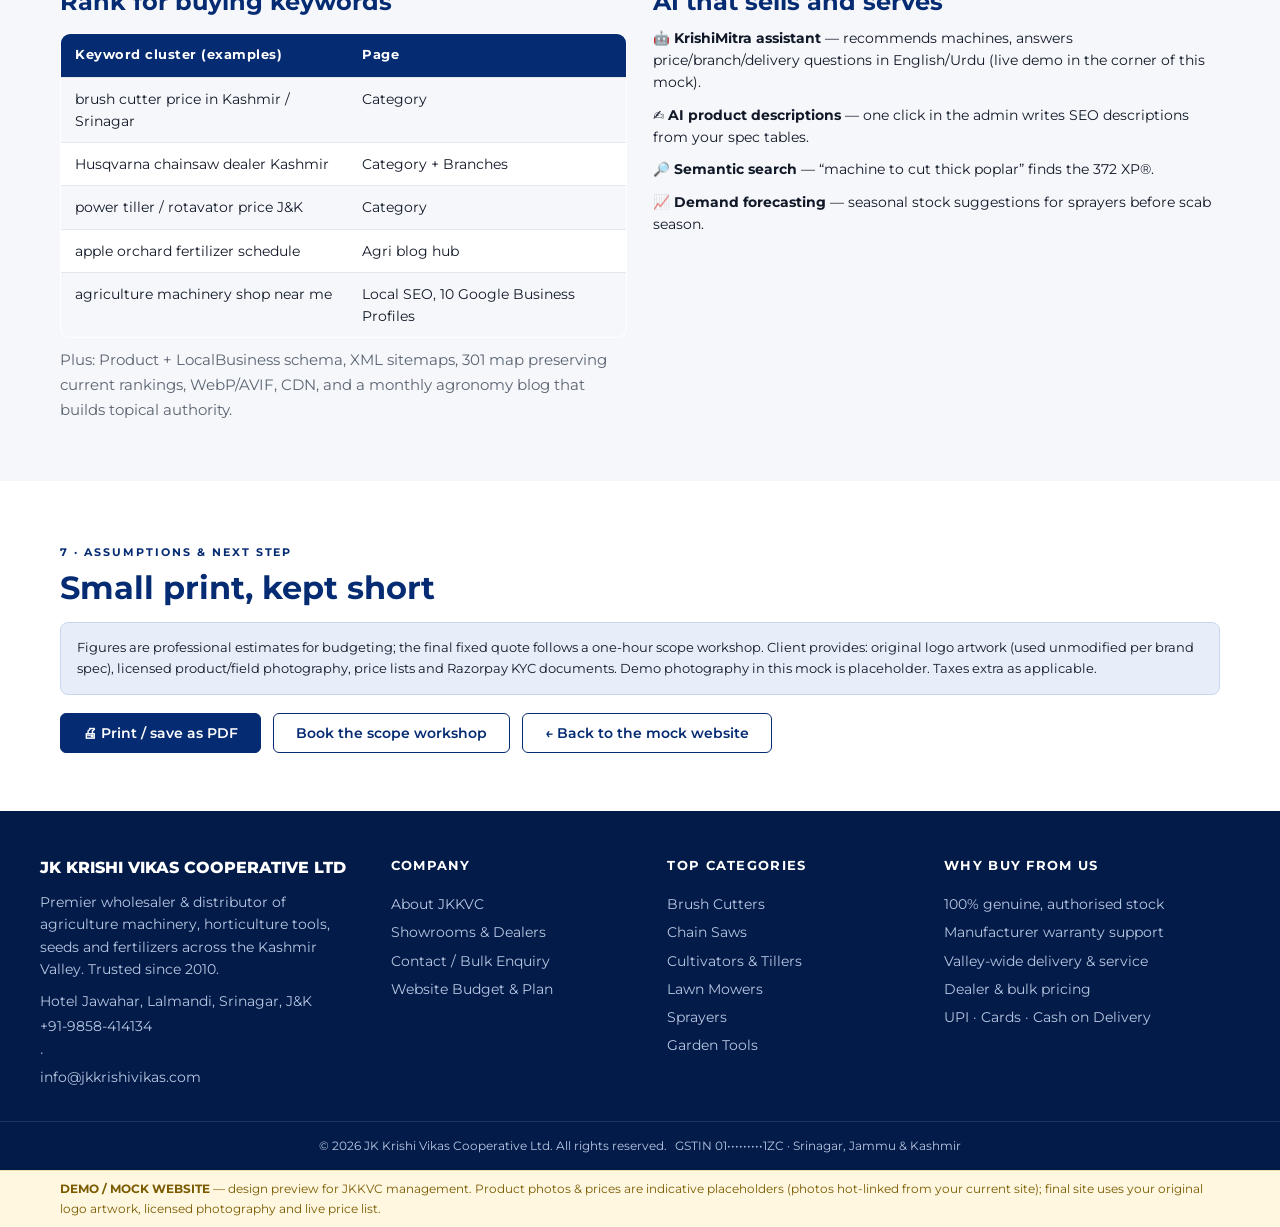
<file: proposal.html>
<!doctype html>
<html lang="en">
<head>
<meta charset="utf-8">
<meta name="viewport" content="width=device-width, initial-scale=1">
<title>Website Budget & Plan — JK Krishi Vikas Cooperative Ltd</title>
<meta name="description" content="Proposal: JKKVC ecommerce website (WordPress + WooCommerce, payment gateway, own server, AI) and annual maintenance contract — scope, budgets and timeline.">
<link rel="preconnect" href="https://fonts.googleapis.com"><link rel="preconnect" href="https://fonts.gstatic.com" crossorigin>
<link href="https://fonts.googleapis.com/css2?family=Montserrat:wght@400;600;700;800&display=swap" rel="stylesheet">
<link rel="stylesheet" href="css/style.css">
</head>
<body data-page="proposal">
<div id="header"></div>

<section class="prop-hero">
  <div class="wrap">
    <span class="overline" style="color:#9DB4E4">Proposal · Confidential</span>
    <h1>Ecommerce Website + Annual Maintenance — Budget & Plan</h1>
    <p>Prepared for the management of JK Krishi Vikas Cooperative Ltd, Srinagar. Two separate jobs: <b style="color:#fff">(A)</b> design & build of the new ecommerce website on the latest WordPress technology with payment gateway, own server and AI integration; <b style="color:#fff">(B)</b> a monthly/yearly contract to maintain it.</p>
    <div class="prop-meta">
      <div><b>28 Sep 2026</b>Prepared on</div>
      <div><b>30 days</b>Offer validity</div>
      <div><b>8–10 weeks</b>Build timeline</div>
      <div><b>₹ INR</b>All figures, excl. GST</div>
    </div>
  </div>
</section>

<!-- 1 · CURRENT STATE -->
<section>
  <div class="wrap">
    <span class="overline">1 · Where you are today</span>
    <h2 class="sec-title">Current-site audit (as observed, 28 Sep 2026)</h2>
    <div class="note-box">Your live site <b>jkkrishivikas.com</b> already runs on WordPress + WooCommerce, with an <b>enquiry/quotation cart</b> (“enquiry-quotation-for-woocommerce”) — customers can enquire, but <b>cannot pay online</b>. The catalogue (19 categories: brush cutters, chain saws, tillers, mowers, sprayers, fertilizers, seeds…) and product photography already exist. The new build keeps this investment — same platform family, upgraded to current versions — and adds payments, AI, speed and SEO.</div>
    <table class="b-table">
      <tr><th>Area</th><th>Today</th><th>After this project</th></tr>
      <tr><td>Platform</td><td>WordPress + WooCommerce (older stack)</td><td>WordPress 7.x + WooCommerce 11.x with HPOS (current 2026 releases)</td></tr>
      <tr><td>Selling model</td><td>Enquiry cart only</td><td>Full ecommerce: UPI / cards / net-banking / COD + dealer quotation mode</td></tr>
      <tr><td>Branding</td><td>Mixed</td><td>Your brand system: white canvas, #052B72 accent, #F5F7FA sections, Montserrat</td></tr>
      <tr><td>AI</td><td>None</td><td>KrishiMitra assistant, AI product descriptions, smart search</td></tr>
      <tr><td>Server</td><td>Shared hosting</td><td>Your own cloud VPS (Mumbai) + CDN + daily backups</td></tr>
    </table>
  </div>
</section>

<!-- 2 · TECHNOLOGY & THEME -->
<section class="alt">
  <div class="wrap">
    <span class="overline">2 · Technology & theme recommendation</span>
    <h2 class="sec-title">Latest WordPress, with a theme that presents products like Sharpex</h2>
    <p class="sec-sub">The reference store you shared (sharpex.com) gets its sharp, uncluttered product look from a hosted-commerce theme: white product stage, big crisp imagery, quick-view and clean cards. On WordPress — which is the better SEO choice and what you asked for — the same look is delivered by one of these WooCommerce themes:</p>
    <table class="b-table">
      <tr><th>Theme</th><th>Licence (approx.)</th><th>Why it fits JKKVC</th></tr>
      <tr><td><b>Flatsome</b> ★ recommended</td><td>$59 one-time</td><td>World's best-selling WooCommerce theme; sharp catalogue UX, quick-view, wishlist, excellent UX builder for your brand spec. Closest to the Sharpex look.</td></tr>
      <tr><td>Blocksy (Pro)</td><td>free / $89 yr</td><td>Fastest Core Web Vitals of the three; ideal if page-speed SEO is the top priority.</td></tr>
      <tr><td>Astra (Pro)</td><td>free / $59 yr</td><td>Largest install base, huge starter-template library, very beginner-friendly for your team.</td></tr>
    </table>
    <div class="note-box"><b>SEO note:</b> no theme “is SEO” by itself — rankings come from structure, speed and content. Whichever theme we pick, we pair it with <b>Rank Math</b> (schema, sitemaps), <b>WP Rocket + Cloudflare</b> (speed), WebP/AVIF imagery and HPOS checkout. WordPress remains the strongest SEO platform of the three major options (WordPress &gt; Shopify &gt; Wix in independent comparisons).</div>
    <p class="sec-sub" style="margin-top:14px"><b>Reference content-management resources</b> your team can browse: wordpress.org (CMS), woocommerce.com (store engine), flatsome.io / blocksy.io / astra.io (theme demos), rankmath.com (SEO plugin), razorpay.com (payments). The mock website you are viewing demonstrates the target look on exactly this stack's design language.</p>
  </div>
</section>

<!-- 3 · JOB A -->
<section>
  <div class="wrap">
    <span class="overline">3 · Job A — ecommerce website build (one-time)</span>
    <h2 class="sec-title">Three build options</h2>
    <div class="tier-cards">
      <div class="tier">
        <h3>Essential</h3>
        <div class="price">₹1,85,000</div><span class="per">one-time · ~6 weeks</span>
        <ul>
          <li>Brand-spec design on Blocksy/Astra</li>
          <li>WooCommerce + Razorpay (UPI/cards/net-banking/COD)</li>
          <li>Migration of up to 150 products</li>
          <li>SEO foundation: schema, sitemaps, meta</li>
          <li>SSL, backups, basic security</li>
          <li>Admin training + 90-day bug-fix support</li>
        </ul>
        <a class="btn ghost block" href="contact.html">Choose Essential</a>
      </div>
      <div class="tier hot">
        <span class="flag">Recommended</span>
        <h3>Growth</h3>
        <div class="price">₹3,25,000</div><span class="per">one-time · 8–10 weeks</span>
        <ul>
          <li>Everything in Essential</li>
          <li>Flatsome child-theme tuned to JKKVC brand</li>
          <li>Up to 600 products with spec tables & photos</li>
          <li>AI: KrishiMitra assistant + AI product descriptions</li>
          <li>Dealer/bulk quotation workflow + WhatsApp API</li>
          <li>Own cloud VPS setup, CDN, staging environment</li>
          <li>SEO migration with 301-redirects from old site</li>
          <li>2 training sessions + 6-month support</li>
        </ul>
        <a class="btn block" href="contact.html">Choose Growth</a>
      </div>
      <div class="tier">
        <h3>Premium</h3>
        <div class="price">₹4,95,000</div><span class="per">one-time · 10–12 weeks</span>
        <ul>
          <li>Everything in Growth</li>
          <li>Custom theme design from scratch</li>
          <li>Urdu/English bilingual storefront</li>
          <li>Dealer login portal with tier pricing</li>
          <li>Billing (Tally) sync + advanced AI (crop/pest photo ID)</li>
          <li>12-month priority support</li>
        </ul>
        <a class="btn ghost block" href="contact.html">Choose Premium</a>
      </div>
    </div>

    <h3 style="color:var(--blue)">Growth tier — line-item split</h3>
    <table class="b-table">
      <tr><th>Line item</th><th>Includes</th><th style="text-align:right">Amount</th></tr>
      <tr><td>Discovery, UX & brand design</td><td>White/#052B72/#F5F7FA system, Montserrat type, logo placement rules, mobile-first UI kit</td><td class="amt" style="text-align:right">₹60,000</td></tr>
      <tr><td>WooCommerce development</td><td>Payments (Razorpay), GST invoicing, valley delivery zones, quotation mode, HPOS</td><td class="amt" style="text-align:right">₹90,000</td></tr>
      <tr><td>Catalogue migration</td><td>600 SKUs, categories, spec tables, image optimisation (WebP/AVIF)</td><td class="amt" style="text-align:right">₹55,000</td></tr>
      <tr><td>AI integration</td><td>KrishiMitra assistant, AI descriptions in admin, semantic search</td><td class="amt" style="text-align:right">₹45,000</td></tr>
      <tr><td>SEO foundation & migration</td><td>301 map from old URLs, schema (Product/LocalBusiness), CWV tuning</td><td class="amt" style="text-align:right">₹35,000</td></tr>
      <tr><td>Server, security, QA, training</td><td>VPS + CDN + backups setup, Wordfence hardening, UAT, 2 trainings, docs</td><td class="amt" style="text-align:right">₹40,000</td></tr>
      <tr><td><b>Total (Growth)</b></td><td></td><td class="amt" style="text-align:right"><b>₹3,25,000</b></td></tr>
    </table>

    <h3 style="color:var(--blue);margin-top:22px">Your server & running costs (paid at cost, yearly)</h3>
    <table class="b-table">
      <tr><th>Item</th><th>Detail</th><th style="text-align:right">Per year</th></tr>
      <tr><td>Cloud VPS (own server)</td><td>AWS Mumbai / DigitalOcean 4 GB — yours, not shared</td><td class="amt" style="text-align:right">₹36,000–60,000</td></tr>
      <tr><td>Domain, SSL, CDN</td><td>.com renewal, SSL free (Let's Encrypt), Cloudflare free→Pro</td><td class="amt" style="text-align:right">₹6,000–9,000</td></tr>
      <tr><td>Plugin licences</td><td>Rank Math Pro / WP Rocket / theme (one-time if Flatsome)</td><td class="amt" style="text-align:right">₹10,000–14,000</td></tr>
      <tr><td>WhatsApp / email APIs</td><td>Order & enquiry notifications</td><td class="amt" style="text-align:right">₹5,000–8,000</td></tr>
      <tr><td>Payment gateway</td><td>Razorpay — ₹0 setup, ~2.0% per transaction (industry standard)</td><td class="amt" style="text-align:right">per-use</td></tr>
    </table>
  </div>
</section>

<!-- 4 · JOB B -->
<section class="alt">
  <div class="wrap">
    <span class="overline">4 · Job B — maintenance contract (AMC)</span>
    <h2 class="sec-title">Monthly / yearly care plans</h2>
    <p class="sec-sub">Covers exactly what you listed: addition / deletion / updation of products, description & specification changes, speed monitoring, bug fixes and security — plus backups, updates and reporting.</p>
    <div class="tier-cards">
      <div class="tier">
        <h3>Care</h3>
        <div class="price">₹15,000<span style="font-size:14px;color:var(--muted)">/mo</span></div>
        <span class="per">or ₹1,50,000 / year</span>
        <ul>
          <li>10 product/content changes per month</li>
          <li>Core, theme & plugin updates</li>
          <li>Daily backups + uptime monitoring</li>
          <li>Security scans (Wordfence) & malware alerts</li>
          <li>Bug fixes included</li>
          <li>Monthly health report · 48-h response</li>
        </ul>
      </div>
      <div class="tier hot">
        <span class="flag">Recommended</span>
        <h3>Growth Care</h3>
        <div class="price">₹28,000<span style="font-size:14px;color:var(--muted)">/mo</span></div>
        <span class="per">or ₹2,80,000 / year</span>
        <ul>
          <li>30 changes / month incl. specs & descriptions</li>
          <li>Weekly speed monitoring + Core Web Vitals report</li>
          <li>Security hardening, malware removal if ever hit</li>
          <li>SEO monitoring (30 keyword tracking) + fixes</li>
          <li>AI assistant tuning & retraining</li>
          <li>Quarterly design refresh · 8-h priority response</li>
        </ul>
      </div>
      <div class="tier">
        <h3>Enterprise</h3>
        <div class="price">₹45,000<span style="font-size:14px;color:var(--muted)">/mo</span></div>
        <span class="per">or ₹4,50,000 / year</span>
        <ul>
          <li>Unlimited reasonable content changes</li>
          <li>24×7 monitoring · 4-hour response SLA</li>
          <li>Dedicated account manager</li>
          <li>4 developer-hours / month for new features</li>
          <li>Festival campaign banners & offers</li>
          <li>Annual design refresh + performance audit</li>
        </ul>
      </div>
    </div>
    <div class="note-box"><b>Annual billing:</b> pay yearly and get <b>2 months free</b> (i.e. 10 × monthly rate). All AMCs exclude new-page builds and third-party licence fees, which are quoted separately at partner rates.</div>
  </div>
</section>

<!-- 5 · TIMELINE -->
<section>
  <div class="wrap">
    <span class="overline">5 · Timeline (Growth tier)</span>
    <h2 class="sec-title">Go-live in 8–10 weeks</h2>
    <table class="b-table">
      <tr><th>Week</th><th>Phase</th><th>Deliverable</th></tr>
      <tr><td>1</td><td>Discovery & content</td><td>Sitemap, logo artwork & photography collection, price list, Razorpay KYC started</td></tr>
      <tr><td>2–3</td><td>Design</td><td>Brand-spec UI on white canvas; homepage + product templates approved</td></tr>
      <tr><td>4–6</td><td>Build & migration</td><td>WooCommerce, payments, 600 products, delivery zones, quotation flow</td></tr>
      <tr><td>7</td><td>AI & integrations</td><td>KrishiMitra trained on catalogue; WhatsApp notifications</td></tr>
      <tr><td>8</td><td>Hardening & UAT</td><td>Security, speed (target LCP &lt; 2.5 s), load test, staff training</td></tr>
      <tr><td>9–10</td><td>SEO migration & launch</td><td>301 redirects, schema, Google Business sync, go-live, hypercare</td></tr>
    </table>
  </div>
</section>

<!-- 6 · SEO & AI -->
<section class="alt">
  <div class="wrap" style="display:grid;grid-template-columns:1fr 1fr;gap:26px">
    <div>
      <span class="overline">6a · SEO plan</span>
      <h2 class="sec-title" style="font-size:24px">Rank for buying keywords</h2>
      <table class="b-table"><tr><th>Keyword cluster (examples)</th><th>Page</th></tr>
        <tr><td>brush cutter price in Kashmir / Srinagar</td><td>Category</td></tr>
        <tr><td>Husqvarna chainsaw dealer Kashmir</td><td>Category + Branches</td></tr>
        <tr><td>power tiller / rotavator price J&K</td><td>Category</td></tr>
        <tr><td>apple orchard fertilizer schedule</td><td>Agri blog hub</td></tr>
        <tr><td>agriculture machinery shop near me</td><td>Local SEO, 10 Google Business Profiles</td></tr>
      </table>
      <p class="sec-sub" style="margin-top:10px">Plus: Product + LocalBusiness schema, XML sitemaps, 301 map preserving current rankings, WebP/AVIF, CDN, and a monthly agronomy blog that builds topical authority.</p>
    </div>
    <div>
      <span class="overline">6b · AI integration</span>
      <h2 class="sec-title" style="font-size:24px">AI that sells and serves</h2>
      <ul style="list-style:none;display:flex;flex-direction:column;gap:10px;font-size:13.5px">
        <li>🤖 <b>KrishiMitra assistant</b> — recommends machines, answers price/branch/delivery questions in English/Urdu (live demo in the corner of this mock).</li>
        <li>✍️ <b>AI product descriptions</b> — one click in the admin writes SEO descriptions from your spec tables.</li>
        <li>🔎 <b>Semantic search</b> — “machine to cut thick poplar” finds the 372 XP®.</li>
        <li>📈 <b>Demand forecasting</b> — seasonal stock suggestions for sprayers before scab season.</li>
      </ul>
    </div>
  </div>
</section>

<!-- 7 · ASSUMPTIONS -->
<section>
  <div class="wrap">
    <span class="overline">7 · Assumptions & next step</span>
    <h2 class="sec-title">Small print, kept short</h2>
    <div class="note-box">Figures are professional estimates for budgeting; the final fixed quote follows a one-hour scope workshop. Client provides: original logo artwork (used unmodified per brand spec), licensed product/field photography, price lists and Razorpay KYC documents. Demo photography in this mock is placeholder. Taxes extra as applicable.</div>
    <div style="display:flex;gap:12px;flex-wrap:wrap;margin-top:18px">
      <button class="btn" onclick="window.print()">🖨 Print / save as PDF</button>
      <a class="btn ghost" href="contact.html">Book the scope workshop</a>
      <a class="btn ghost" href="index.html">← Back to the mock website</a>
    </div>
  </div>
</section>

<div id="footer"></div>
<script src="js/data.js"></script>
<script src="js/app.js"></script>
<script>window.pageInit = () => {};</script>
</body>
</html>
</file>
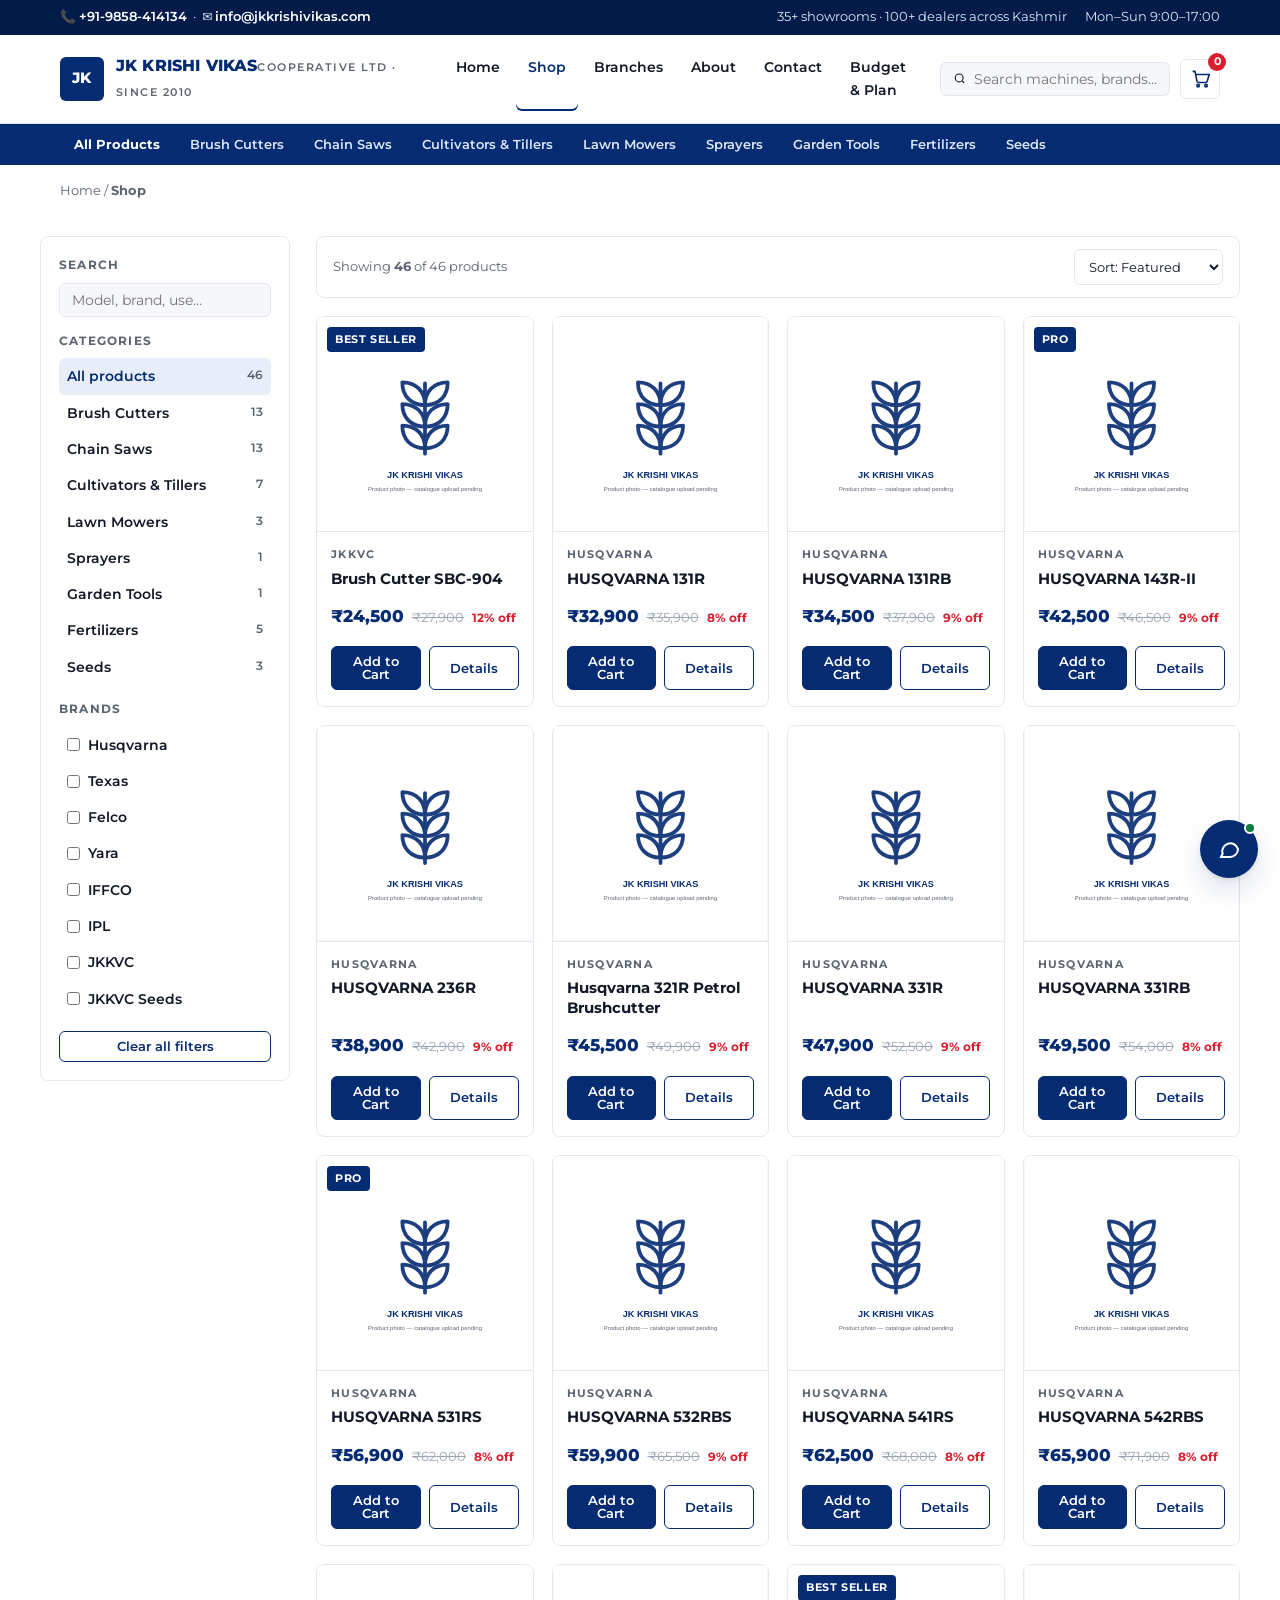
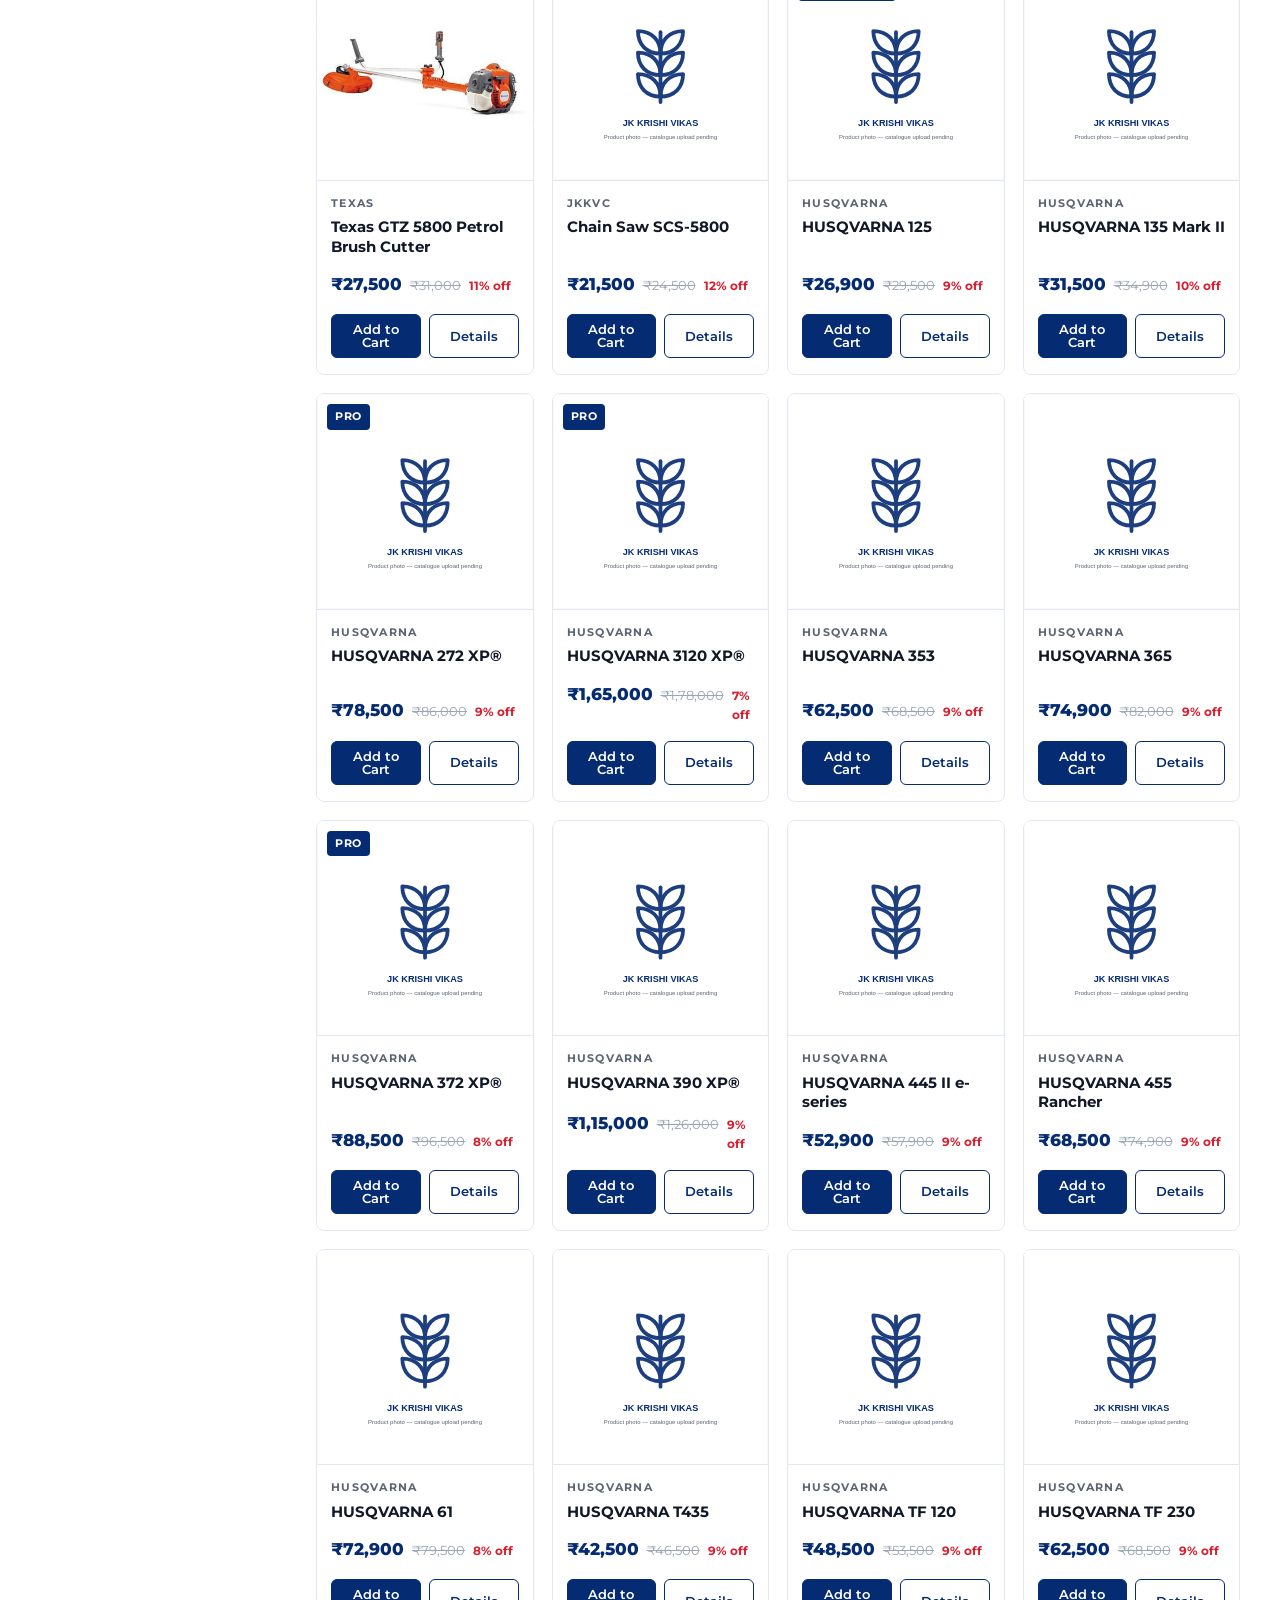
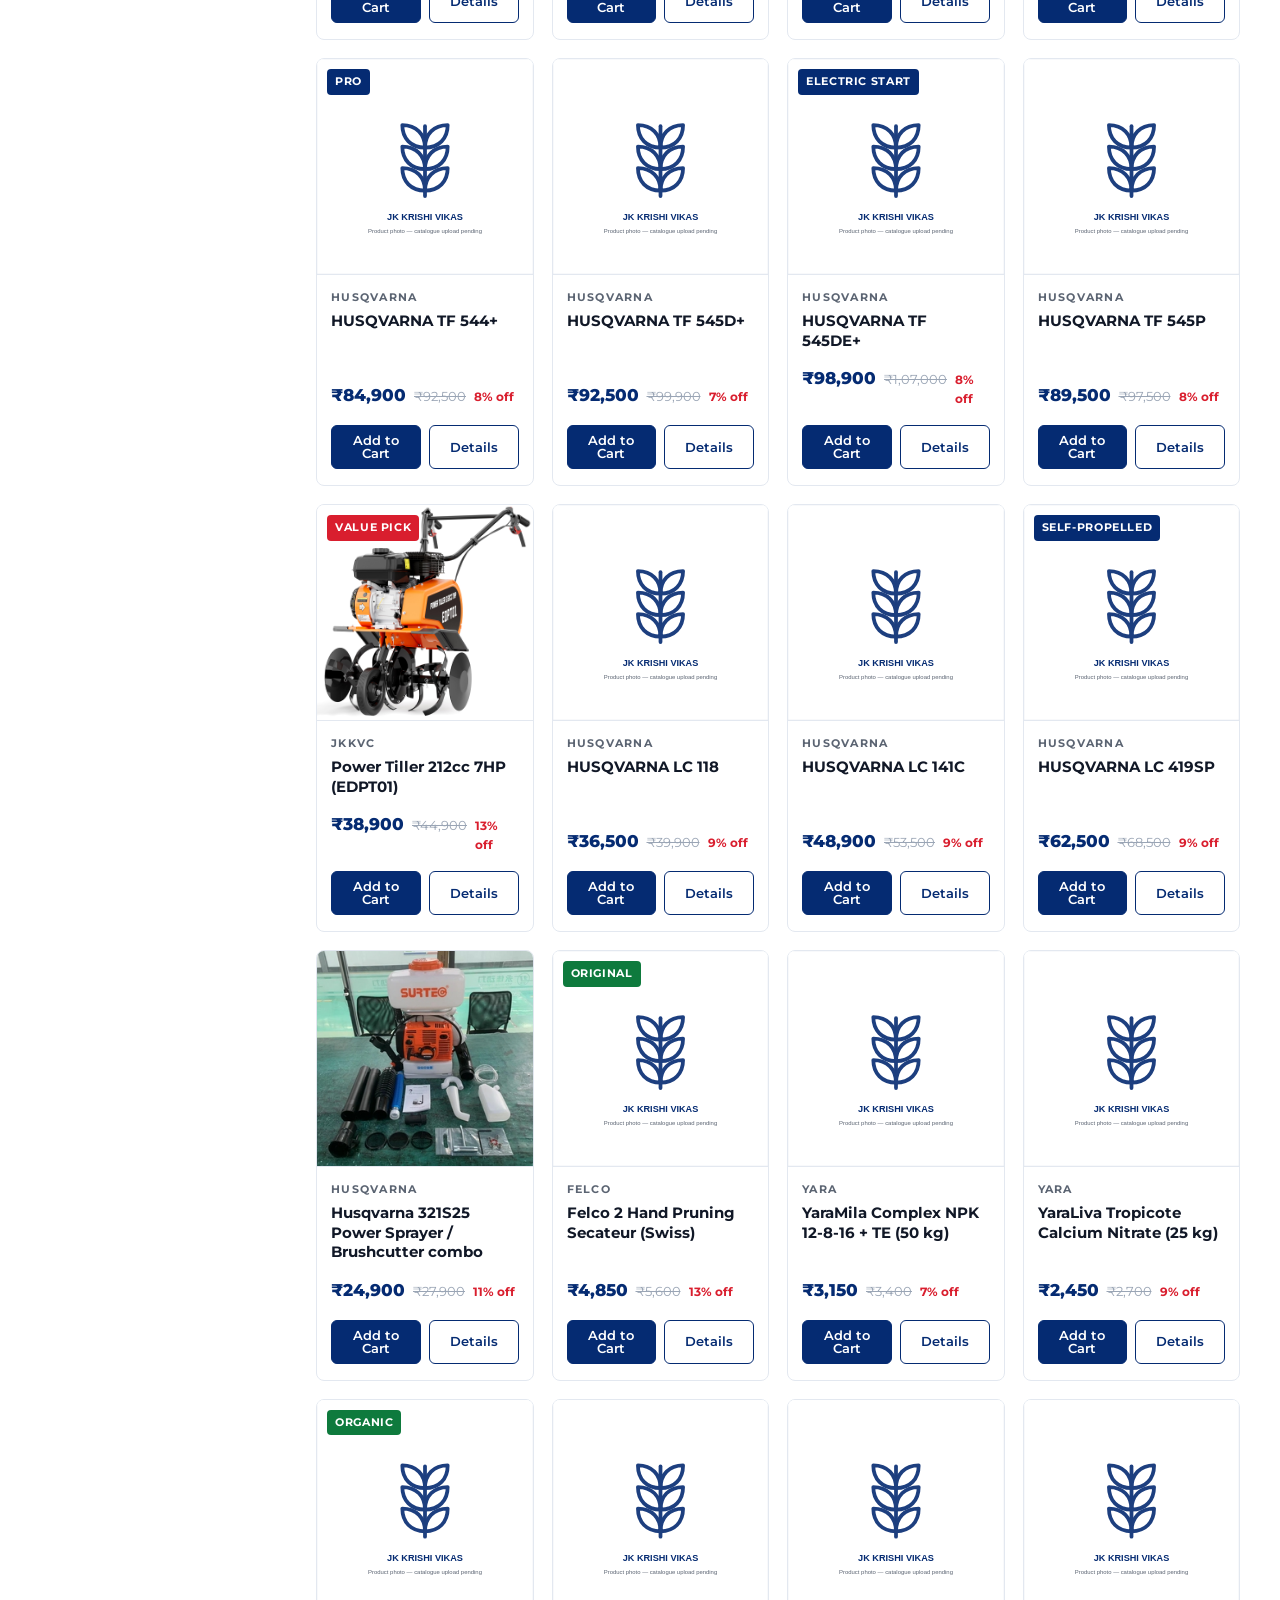
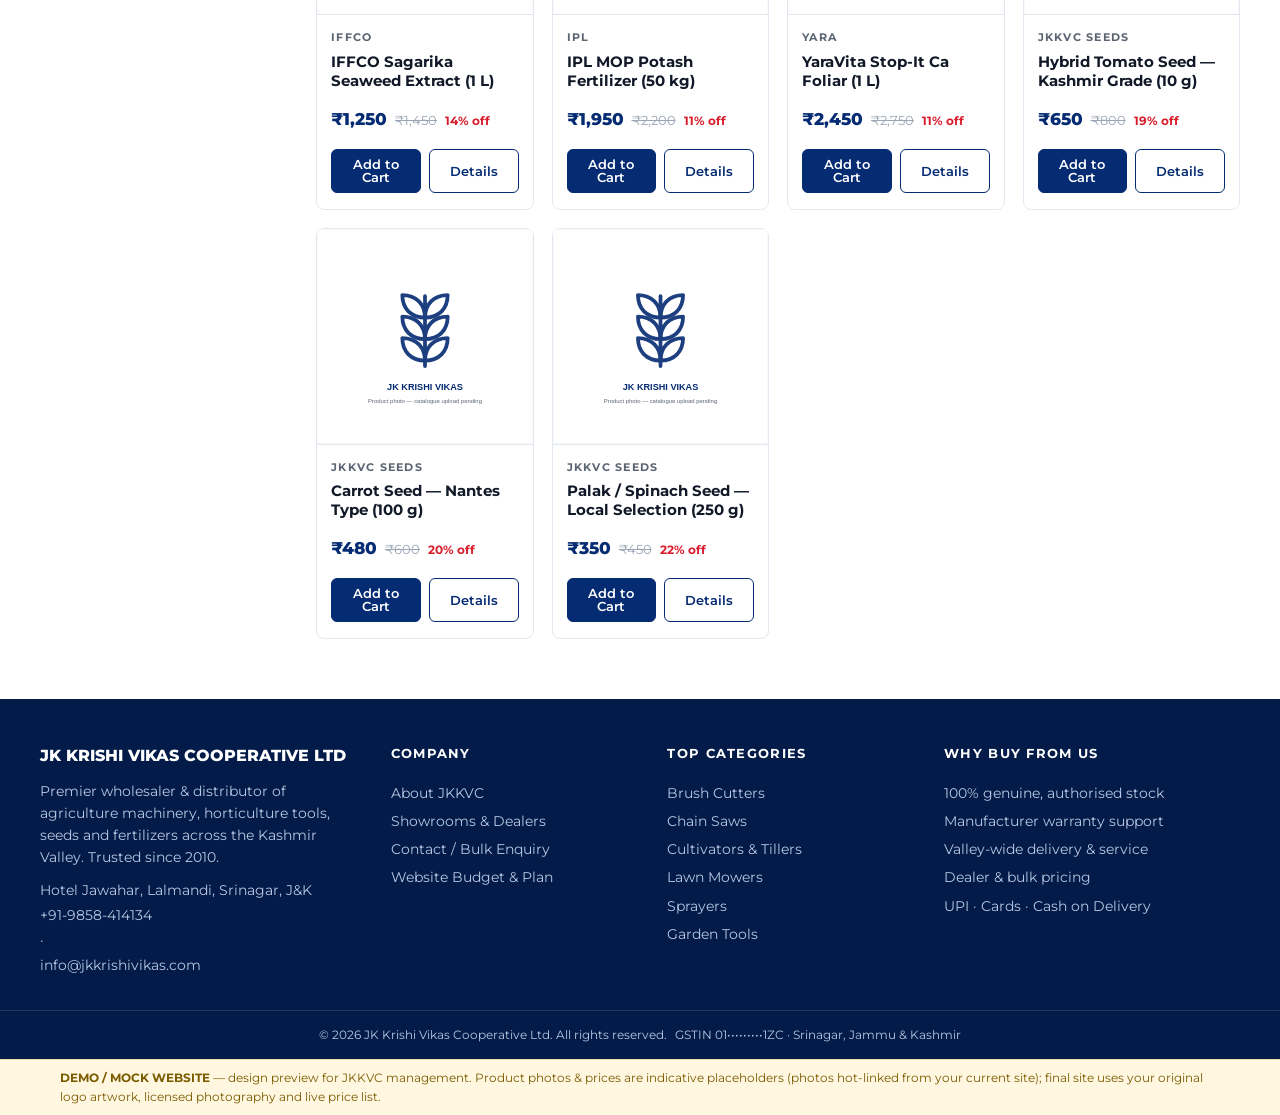
<file: shop.html>
<!doctype html>
<html lang="en">
<head>
<meta charset="utf-8">
<meta name="viewport" content="width=device-width, initial-scale=1">
<title>Shop Agriculture Machinery & Agri Inputs Kashmir | JK Krishi Vikas Cooperative Ltd</title>
<meta name="description" content="Buy brush cutters, chain saws, tillers, lawn mowers, sprayers, garden tools, fertilizers and seeds online in Kashmir. Genuine brands, GST invoice, valley-wide delivery.">
<link rel="preconnect" href="https://fonts.googleapis.com"><link rel="preconnect" href="https://fonts.gstatic.com" crossorigin>
<link href="https://fonts.googleapis.com/css2?family=Montserrat:wght@400;600;700;800&display=swap" rel="stylesheet">
<link rel="stylesheet" href="css/style.css">
</head>
<body data-page="shop">
<div id="header"></div>

<div class="wrap">
  <nav class="crumbs" aria-label="Breadcrumb"><a href="index.html">Home</a> / <b>Shop</b></nav>
</div>

<div class="wrap shop-layout">
  <aside class="side" aria-label="Filters">
    <h5>Search</h5>
    <div class="search-box" style="display:flex;width:100%"><input id="q" placeholder="Model, brand, use…" aria-label="Search products"></div>
    <h5>Categories</h5>
    <div id="catList"></div>
    <h5>Brands</h5>
    <div id="brandList"></div>
    <div style="margin-top:14px"><button class="btn ghost sm block" id="clear">Clear all filters</button></div>
  </aside>

  <div>
    <div class="shop-top">
      <span class="count" id="count"></span>
      <select id="sort" aria-label="Sort products">
        <option value="pop">Sort: Featured</option>
        <option value="lo">Price: low → high</option>
        <option value="hi">Price: high → low</option>
        <option value="az">Name: A → Z</option>
      </select>
    </div>
    <div class="p-grid" id="grid" style="margin-top:0"></div>
  </div>
</div>

<div id="footer"></div>
<script src="js/data.js"></script>
<script src="js/app.js"></script>
<script>
window.pageInit = () => {
  const params = new URLSearchParams(location.search);
  const state = { cat: params.get('cat')||'', q: (params.get('q')||'').toLowerCase(), brands: new Set(), sort: 'pop' };
  $('#q').value = state.q;

  const counts = {}; PRODUCTS.forEach(p=>counts[p.cat]=(counts[p.cat]||0)+1);
  $('#catList').innerHTML = [''].concat(CATEGORIES.map(c=>c.name)).map(c=>
    `<div class="cat-link" data-cat="${c}">${c||'All products'}<i>${c?(counts[c]||0):PRODUCTS.length}</i></div>`).join('');
  $('#brandList').innerHTML = BRANDS.map(b=>
    `<label class="cat-link" style="cursor:pointer"><span style="display:flex;gap:8px;align-items:center"><input type="checkbox" value="${b}" style="accent-color:var(--blue)"> ${b}</span></label>`).join('');

  const apply = () => {
    let list = PRODUCTS.filter(p =>
      (!state.cat || p.cat===state.cat) &&
      (!state.brands.size || state.brands.has(p.brand)) &&
      (!state.q || (p.name+' '+p.brand+' '+p.cat).toLowerCase().includes(state.q)));
    if(state.sort==='lo') list=[...list].sort((a,b)=>a.price-b.price);
    if(state.sort==='hi') list=[...list].sort((a,b)=>b.price-a.price);
    if(state.sort==='az') list=[...list].sort((a,b)=>a.name.localeCompare(b.name));
    $('#count').innerHTML = `Showing <b>${list.length}</b> of ${PRODUCTS.length} products` + (state.cat?` in <b>${state.cat}</b>`:'');
    renderGrid($('#grid'), list);
    $$('.cat-link[data-cat]').forEach(el=>el.classList.toggle('on', el.dataset.cat===state.cat));
  };

  document.addEventListener('click', e => {
    const el = e.target.closest('.cat-link[data-cat]'); if(!el) return;
    state.cat = el.dataset.cat; apply();
  });
  $('#brandList').addEventListener('change', e => {
    e.target.checked ? state.brands.add(e.target.value) : state.brands.delete(e.target.value); apply();
  });
  $('#q').addEventListener('input', e => { state.q = e.target.value.toLowerCase(); apply(); });
  $('#sort').addEventListener('change', e => { state.sort = e.target.value; apply(); });
  $('#clear').onclick = () => { state.cat=''; state.q=''; state.brands.clear(); $('#q').value='';
    $$('#brandList input').forEach(i=>i.checked=false); apply(); };
  apply();
};
</script>
</body>
</html>
</file>
<file: css/style.css>
/* ============================================================
   JK KRISHI VIKAS COOPERATIVE LTD — JKKVC brand system
   Brand spec (supplied by client):
   Blue #052B72 · White #FFFFFF · Light #F5F7FA · Text #111827
   Font: Montserrat (800 H1 / 700-600 H2 / 600 sub / 400 body)
   White = dominant canvas; blue = brand accent; light grey = sections.
   "Sharpex-style" product presentation: pure-white product stage,
   crisp 1px borders, tight shadows, red reserved for offer badges.
   ============================================================ */

:root{
  --blue:#052B72;
  --blue-hover:#04215A;          /* darker blue on hover, per spec */
  --blue-deep:#031B49;
  --blue-tint:#E8EEF9;
  --white:#FFFFFF;
  --mist:#F5F7FA;                /* secondary section colour */
  --ink:#111827;                 /* main text */
  --muted:#5B6472;
  --line:#E3E8F0;
  --sharp:#D91E2E;               /* Sharpex-style offer red (badges only) */
  --green:#0E7A3D;               /* in-stock / success */
  --radius:6px;                  /* sharp, not bubbly */
  --shadow:0 1px 2px rgba(17,24,39,.06), 0 4px 14px rgba(5,43,114,.08);
  --shadow-lift:0 2px 4px rgba(17,24,39,.08), 0 12px 28px rgba(5,43,114,.14);
  --font:'Montserrat',system-ui,-apple-system,'Segoe UI',sans-serif;
}

*{margin:0;padding:0;box-sizing:border-box}
html{scroll-behavior:smooth}
body{font-family:var(--font);color:var(--ink);background:var(--white);font-size:15px;line-height:1.65;-webkit-font-smoothing:antialiased}
img{max-width:100%;display:block;image-rendering:auto}
a{color:var(--blue);text-decoration:none}
button{font-family:var(--font);cursor:pointer}
.wrap{max-width:1200px;margin:0 auto;padding:0 20px}

h1{font-weight:800}
h2{font-weight:700}
h3{font-weight:600}
.overline{font-size:11px;font-weight:700;letter-spacing:.18em;text-transform:uppercase;color:var(--blue)}
.sec-title{font-size:clamp(22px,3vw,32px);color:var(--blue);line-height:1.2;margin:6px 0 10px}
.sec-sub{color:var(--muted);max-width:640px}

/* ---------- buttons ---------- */
.btn{display:inline-flex;align-items:center;gap:8px;border:1px solid var(--blue);background:var(--blue);color:#fff;font-weight:600;font-size:14px;padding:12px 22px;border-radius:var(--radius);transition:background .15s,border-color .15s,transform .05s;line-height:1}
.btn:hover{background:var(--blue-hover);border-color:var(--blue-hover)}
.btn:active{transform:translateY(1px)}
.btn.ghost{background:transparent;color:var(--blue)}
.btn.ghost:hover{background:var(--blue-tint)}
.btn.white{background:#fff;color:var(--blue);border-color:#fff}
.btn.white:hover{background:#EAF0FB}
.btn.sm{padding:8px 14px;font-size:13px}
.btn.block{width:100%;justify-content:center}

/* ---------- top bar ---------- */
.topbar{background:var(--blue-deep);color:#DCE6F7;font-size:12.5px}
.topbar .wrap{display:flex;justify-content:space-between;align-items:center;gap:12px;padding-top:7px;padding-bottom:7px}
.topbar a{color:#fff;font-weight:600}
.topbar .r{display:flex;gap:18px}
@media(max-width:760px){.topbar .r{display:none}}

/* ---------- header ---------- */
.site-head{background:#fff;border-bottom:1px solid var(--line);position:sticky;top:0;z-index:60;box-shadow:0 1px 0 rgba(17,24,39,.03)}
.site-head .wrap{display:flex;align-items:center;gap:22px;padding-top:12px;padding-bottom:12px}
.logo-slot{display:flex;align-items:center;gap:12px;min-width:230px}
/* NOTE (per brand spec): this text lockup is a temporary stand-in.
   Replace the contents of .logo-slot with the ORIGINAL supplied JKKVC
   logo artwork — do not redraw, recolour, stretch or modify it. */
.logo-mark{width:44px;height:44px;border-radius:6px;background:var(--blue);color:#fff;display:flex;align-items:center;justify-content:center;font-weight:800;font-size:15px;letter-spacing:.02em;flex:none}
.logo-text .l1{font-weight:800;color:var(--blue);font-size:16px;line-height:1.1;letter-spacing:.01em}
.logo-text .l2{font-weight:600;color:var(--muted);font-size:10.5px;letter-spacing:.14em;text-transform:uppercase}
.main-nav{display:flex;gap:4px;margin-left:auto}
.main-nav a{font-weight:600;font-size:14px;color:var(--ink);padding:9px 12px;border-radius:var(--radius)}
.main-nav a:hover{background:var(--mist);color:var(--blue)}
.main-nav a.active{color:var(--blue);box-shadow:inset 0 -2px 0 var(--blue)}
.head-actions{display:flex;align-items:center;gap:10px}
.search-box{display:flex;align-items:center;border:1px solid var(--line);border-radius:var(--radius);background:var(--mist);padding:8px 12px;gap:8px;width:230px}
.search-box input{border:0;background:transparent;outline:none;font-family:var(--font);font-size:13.5px;width:100%;color:var(--ink)}
.cart-btn{position:relative;border:1px solid var(--line);background:#fff;border-radius:var(--radius);width:40px;height:40px;display:flex;align-items:center;justify-content:center;color:var(--blue)}
.cart-btn:hover{background:var(--mist)}
.cart-count{position:absolute;top:-7px;right:-7px;background:var(--sharp);color:#fff;font-size:10.5px;font-weight:700;min-width:18px;height:18px;border-radius:9px;display:flex;align-items:center;justify-content:center;padding:0 4px}
.burger{display:none;border:1px solid var(--line);background:#fff;border-radius:var(--radius);width:40px;height:40px;font-size:18px;color:var(--blue)}
@media(max-width:1080px){.search-box{display:none}}
@media(max-width:900px){.main-nav{display:none}.burger{display:block}
  .site-head.open .main-nav{display:flex;flex-direction:column;position:absolute;left:0;right:0;top:100%;background:#fff;border-bottom:1px solid var(--line);padding:10px 20px}
  .logo-slot{min-width:0}}

/* category bar */
.catbar{background:var(--blue);color:#fff}
.catbar .wrap{display:flex;gap:2px;overflow-x:auto;padding-top:0;padding-bottom:0}
.catbar a{color:#DCE6F7;font-size:13px;font-weight:600;padding:10px 14px;white-space:nowrap}
.catbar a:hover{color:#fff;background:rgba(255,255,255,.08)}
.catbar a b{color:#fff}

/* ---------- hero ---------- */
.hero{background:#fff}
.hero .wrap{display:grid;grid-template-columns:1.05fr .95fr;gap:44px;align-items:center;padding-top:52px;padding-bottom:52px}
.hero h1{font-size:clamp(30px,4.4vw,48px);color:var(--ink);line-height:1.12;letter-spacing:-.01em}
.hero h1 span{color:var(--blue)}
.hero p.lead{margin:16px 0 26px;color:var(--muted);font-size:16px;max-width:520px}
.hero .ctas{display:flex;gap:12px;flex-wrap:wrap}
.hero-fig{position:relative}
.hero-fig .ph{border-radius:10px;overflow:hidden;border:1px solid var(--line);box-shadow:var(--shadow-lift)}
.hero-fig img{width:100%;height:420px;object-fit:cover}
.stat-float{position:absolute;left:-26px;bottom:26px;background:#fff;border:1px solid var(--line);border-radius:8px;box-shadow:var(--shadow-lift);padding:14px 18px;display:flex;gap:22px}
.stat-float .s b{display:block;font-size:20px;font-weight:800;color:var(--blue)}
.stat-float .s i{font-style:normal;font-size:11px;color:var(--muted);font-weight:600;letter-spacing:.06em;text-transform:uppercase}
@media(max-width:960px){.hero .wrap{grid-template-columns:1fr}.hero-fig img{height:320px}.stat-float{left:12px}}

/* brand strip */
.brands{border-top:1px solid var(--line);border-bottom:1px solid var(--line);background:#fff}
.brands .wrap{display:flex;align-items:center;gap:28px;padding-top:14px;padding-bottom:14px;flex-wrap:wrap}
.brands .lbl{font-size:11px;font-weight:700;letter-spacing:.14em;color:var(--muted);text-transform:uppercase}
.brands .b{font-weight:800;color:#9AA5B5;font-size:15px;letter-spacing:.04em}
.brands .b:hover{color:var(--blue)}

/* ---------- sections ---------- */
section{padding:58px 0}
.alt{background:var(--mist)}

/* category tiles */
.cat-grid{display:grid;grid-template-columns:repeat(4,1fr);gap:16px;margin-top:26px}
.cat-tile{background:#fff;border:1px solid var(--line);border-radius:8px;padding:22px 18px;display:flex;flex-direction:column;gap:10px;transition:border-color .15s,box-shadow .15s,transform .15s}
.cat-tile:hover{border-color:var(--blue);box-shadow:var(--shadow-lift);transform:translateY(-3px)}
.cat-tile .ic{width:46px;height:46px;border-radius:8px;background:var(--blue-tint);color:var(--blue);display:flex;align-items:center;justify-content:center}
.cat-tile b{font-size:15px;color:var(--ink)}
.cat-tile span{font-size:12.5px;color:var(--muted)}
.cat-tile em{font-style:normal;font-size:12px;font-weight:700;color:var(--blue);margin-top:auto}
@media(max-width:960px){.cat-grid{grid-template-columns:repeat(2,1fr)}}
@media(max-width:520px){.cat-grid{grid-template-columns:1fr}}

/* ---------- product cards (Sharpex-style: white stage, crisp) ---------- */
.p-grid{display:grid;grid-template-columns:repeat(4,1fr);gap:18px;margin-top:26px}
@media(max-width:1080px){.p-grid{grid-template-columns:repeat(3,1fr)}}
@media(max-width:820px){.p-grid{grid-template-columns:repeat(2,1fr)}}
@media(max-width:500px){.p-grid{grid-template-columns:1fr}}
.p-card{background:#fff;border:1px solid var(--line);border-radius:8px;overflow:hidden;display:flex;flex-direction:column;transition:border-color .15s,box-shadow .15s,transform .15s;position:relative}
.p-card:hover{border-color:var(--blue);box-shadow:var(--shadow-lift);transform:translateY(-3px)}
.p-media{background:#fff;aspect-ratio:1/1;display:flex;align-items:center;justify-content:center;overflow:hidden;border-bottom:1px solid var(--line);position:relative}
.p-media img{width:100%;height:100%;object-fit:cover;transition:transform .35s ease}
.p-card:hover .p-media img{transform:scale(1.05)}
.badge{position:absolute;top:10px;left:10px;background:var(--sharp);color:#fff;font-size:10.5px;font-weight:700;letter-spacing:.06em;padding:4px 8px;border-radius:4px;text-transform:uppercase}
.badge.blue{background:var(--blue)}
.badge.green{background:var(--green)}
.p-body{padding:14px 14px 16px;display:flex;flex-direction:column;gap:6px;flex:1}
.p-brand{font-size:10.5px;font-weight:700;letter-spacing:.12em;color:var(--muted);text-transform:uppercase}
.p-name{font-size:14.5px;font-weight:700;color:var(--ink);line-height:1.35}
.p-name a{color:inherit}
.p-name a:hover{color:var(--blue)}
.p-price{margin-top:auto;display:flex;align-items:baseline;gap:8px;padding-top:8px}
.p-price b{font-size:16.5px;font-weight:800;color:var(--blue)}
.p-price s{color:#9AA5B5;font-size:12.5px}
.p-price .off{color:var(--sharp);font-size:11.5px;font-weight:700}
.p-actions{display:flex;gap:8px;padding-top:10px}
.p-actions .btn{flex:1;justify-content:center}

/* why us */
.why-grid{display:grid;grid-template-columns:repeat(4,1fr);gap:16px;margin-top:26px}
.why-card{background:#fff;border:1px solid var(--line);border-left:3px solid var(--blue);border-radius:8px;padding:20px}
.why-card .n{font-weight:800;font-size:24px;color:var(--blue)}
.why-card b{display:block;margin:6px 0 4px;font-size:15px}
.why-card p{font-size:13px;color:var(--muted)}
@media(max-width:960px){.why-grid{grid-template-columns:repeat(2,1fr)}}
@media(max-width:540px){.why-grid{grid-template-columns:1fr}}

/* AI band */
.ai-band{background:var(--blue);color:#fff;border-radius:12px;padding:34px 34px;display:grid;grid-template-columns:1.2fr .8fr;gap:26px;align-items:center;box-shadow:var(--shadow-lift)}
.ai-band h3{font-size:22px;font-weight:800}
.ai-band p{color:#C9D6EF;font-size:14px;margin-top:8px}
.ai-chips{display:flex;flex-wrap:wrap;gap:8px}
.ai-chips button{background:rgba(255,255,255,.1);border:1px solid rgba(255,255,255,.35);color:#fff;font-size:12.5px;font-weight:600;padding:9px 14px;border-radius:999px}
.ai-chips button:hover{background:rgba(255,255,255,.2)}
@media(max-width:860px){.ai-band{grid-template-columns:1fr}}

/* testimonials */
.t-grid{display:grid;grid-template-columns:repeat(3,1fr);gap:16px;margin-top:26px}
.t-card{background:#fff;border:1px solid var(--line);border-radius:8px;padding:22px}
.t-card .stars{color:#F2A614;letter-spacing:2px;font-size:14px}
.t-card p{font-size:13.5px;color:var(--ink);margin:10px 0 14px}
.t-card b{font-size:13px;color:var(--blue)}
.t-card i{display:block;font-style:normal;font-size:11.5px;color:var(--muted)}
@media(max-width:900px){.t-grid{grid-template-columns:1fr}}

/* CTA band */
.cta-band{background:var(--blue);color:#fff;padding:54px 0}
.cta-band .wrap{display:flex;align-items:center;justify-content:space-between;gap:24px;flex-wrap:wrap}
.cta-band h2{font-size:clamp(22px,3vw,30px);font-weight:800}
.cta-band p{color:#C9D6EF;margin-top:6px}

/* footer */
footer{background:var(--blue-deep);color:#B9C7E2;font-size:13.5px}
footer .cols{display:grid;grid-template-columns:1.3fr 1fr 1fr 1.2fr;gap:30px;padding:44px 0 30px}
footer h4{color:#fff;font-size:13px;letter-spacing:.1em;text-transform:uppercase;margin-bottom:14px}
footer a{color:#B9C7E2;display:block;padding:3px 0}
footer a:hover{color:#fff}
footer .f-brand b{color:#fff;font-weight:800;font-size:16px}
.foot-bar{border-top:1px solid rgba(255,255,255,.12);padding:14px 0;font-size:12px;display:flex;justify-content:space-between;gap:10px;flex-wrap:wrap}
@media(max-width:900px){footer .cols{grid-template-columns:1fr 1fr}}
@media(max-width:560px){footer .cols{grid-template-columns:1fr}}
.demo-note{background:#FFF7E0;color:#7A5B00;border-top:1px solid #F0DFA8;font-size:12px}
.demo-note .wrap{padding:8px 20px}

/* ---------- shop layout ---------- */
.shop-layout{display:grid;grid-template-columns:250px 1fr;gap:26px;align-items:start;padding:34px 0 60px}
.side{background:#fff;border:1px solid var(--line);border-radius:8px;padding:18px;position:sticky;top:86px}
.side h5{font-size:12px;letter-spacing:.1em;text-transform:uppercase;color:var(--muted);margin:14px 0 8px}
.side h5:first-child{margin-top:0}
.side .cat-link{display:flex;justify-content:space-between;font-size:13.5px;font-weight:600;color:var(--ink);padding:7px 8px;border-radius:6px;cursor:pointer}
.side .cat-link:hover,.side .cat-link.on{background:var(--blue-tint);color:var(--blue)}
.side .cat-link i{font-style:normal;color:var(--muted);font-size:12px}
.shop-top{display:flex;align-items:center;gap:14px;justify-content:space-between;background:#fff;border:1px solid var(--line);border-radius:8px;padding:12px 16px;margin-bottom:18px}
.shop-top .count{font-size:13px;color:var(--muted)}
.shop-top select{font-family:var(--font);font-size:13px;border:1px solid var(--line);border-radius:6px;padding:8px 10px;color:var(--ink);background:#fff}
@media(max-width:900px){.shop-layout{grid-template-columns:1fr}.side{position:static}}

/* breadcrumb */
.crumbs{font-size:12.5px;color:var(--muted);padding:16px 0 0}
.crumbs a{color:var(--muted)}
.crumbs a:hover{color:var(--blue)}

/* ---------- product detail ---------- */
.pd{display:grid;grid-template-columns:1fr 1fr;gap:40px;padding:30px 0 20px;align-items:start}
.pd-gallery{background:#fff;border:1px solid var(--line);border-radius:10px;overflow:hidden}
.pd-gallery .main{aspect-ratio:1/1;background:#fff;display:flex;align-items:center;justify-content:center}
.pd-gallery .main img{width:100%;height:100%;object-fit:cover}
.pd-thumbs{display:flex;gap:8px;padding:10px;border-top:1px solid var(--line)}
.pd-thumbs img{width:64px;height:64px;object-fit:cover;border-radius:6px;border:1px solid var(--line);cursor:pointer}
.pd-thumbs img.on,.pd-thumbs img:hover{border-color:var(--blue)}
.pd h1{font-size:26px;color:var(--ink)}
.pd .meta{display:flex;gap:14px;align-items:center;margin:8px 0 4px;font-size:13px;color:var(--muted)}
.pd .stars{color:#F2A614;letter-spacing:2px}
.pd .price-row{display:flex;align-items:baseline;gap:12px;margin:14px 0 4px}
.pd .price-row b{font-size:30px;font-weight:800;color:var(--blue)}
.pd .price-row s{color:#9AA5B5}
.pd .price-row .off{color:var(--sharp);font-weight:700;font-size:14px}
.pd .gst{font-size:12px;color:var(--muted)}
.offer-strip{border:1px dashed var(--sharp);background:#FFF6F6;color:#8A1420;border-radius:8px;padding:10px 14px;font-size:12.5px;font-weight:600;margin:14px 0}
.qty-row{display:flex;gap:12px;align-items:center;margin:18px 0 8px;flex-wrap:wrap}
.qty{display:flex;border:1px solid var(--line);border-radius:6px;overflow:hidden}
.qty button{width:38px;height:42px;background:var(--mist);border:0;font-size:16px;color:var(--ink)}
.qty button:hover{background:var(--blue-tint);color:var(--blue)}
.qty input{width:52px;text-align:center;border:0;font-family:var(--font);font-weight:700;font-size:14px;outline:none}
.trust-row{display:grid;grid-template-columns:repeat(4,1fr);gap:10px;margin:22px 0}
.trust-row .t{background:var(--mist);border:1px solid var(--line);border-radius:8px;padding:12px 8px;text-align:center;font-size:11px;font-weight:600;color:var(--muted)}
.trust-row .t svg{margin:0 auto 6px;display:block;color:var(--blue)}
.spec-table{width:100%;border-collapse:collapse;font-size:13.5px;margin-top:8px}
.spec-table td{border:1px solid var(--line);padding:9px 12px}
.spec-table td:first-child{background:var(--mist);font-weight:600;color:var(--muted);width:40%}
@media(max-width:900px){.pd{grid-template-columns:1fr}.trust-row{grid-template-columns:repeat(2,1fr)}}

/* ---------- cart / checkout ---------- */
.cart-layout{display:grid;grid-template-columns:1.25fr .75fr;gap:24px;align-items:start;padding:30px 0 60px}
.cart-box{background:#fff;border:1px solid var(--line);border-radius:10px;overflow:hidden}
.cart-box .hd{background:var(--blue);color:#fff;font-weight:700;padding:12px 18px;font-size:14px}
.c-row{display:grid;grid-template-columns:72px 1fr auto auto;gap:14px;align-items:center;padding:14px 18px;border-bottom:1px solid var(--line)}
.c-row img{width:72px;height:72px;object-fit:cover;border-radius:6px;border:1px solid var(--line)}
.c-row .nm b{font-size:14px}
.c-row .nm i{display:block;font-style:normal;font-size:11.5px;color:var(--muted)}
.c-row .pr{font-weight:800;color:var(--blue)}
.sum-box{background:#fff;border:1px solid var(--line);border-radius:10px;padding:20px;position:sticky;top:86px}
.sum-box h3{font-size:16px;color:var(--blue)}
.sum-line{display:flex;justify-content:space-between;font-size:13.5px;padding:7px 0;color:var(--muted)}
.sum-line.total{border-top:1px solid var(--line);margin-top:8px;padding-top:12px;color:var(--ink);font-weight:800;font-size:16px}
.pay-opt{display:flex;gap:10px;align-items:flex-start;border:1px solid var(--line);border-radius:8px;padding:12px;margin:8px 0;cursor:pointer}
.pay-opt:hover{border-color:var(--blue)}
.pay-opt input{margin-top:3px;accent-color:var(--blue)}
.pay-opt b{font-size:13.5px;display:block}
.pay-opt span{font-size:12px;color:var(--muted)}
@media(max-width:900px){.cart-layout{grid-template-columns:1fr}.sum-box{position:static}}

/* ---------- branches ---------- */
.d-grid{display:grid;grid-template-columns:repeat(3,1fr);gap:16px;margin-top:26px}
.d-card{background:#fff;border:1px solid var(--line);border-radius:8px;padding:18px}
.d-card h3{color:var(--blue);font-size:15px;display:flex;justify-content:space-between}
.d-card h3 i{font-style:normal;color:var(--muted);font-size:12px;font-weight:600}
.d-card ul{list-style:none;margin-top:10px}
.d-card li{font-size:13px;color:var(--ink);padding:6px 0;border-bottom:1px dashed var(--line);display:flex;gap:8px}
.d-card li:last-child{border-bottom:0}
.d-card li::before{content:"";width:7px;height:7px;background:var(--blue);border-radius:2px;margin-top:6px;flex:none}
@media(max-width:960px){.d-grid{grid-template-columns:repeat(2,1fr)}}
@media(max-width:620px){.d-grid{grid-template-columns:1fr}}

/* ---------- forms ---------- */
.form-grid{display:grid;grid-template-columns:1fr 1fr;gap:14px}
.field{display:flex;flex-direction:column;gap:6px}
.field.full{grid-column:1/-1}
.field label{font-size:12px;font-weight:700;color:var(--ink)}
.field input,.field select,.field textarea{font-family:var(--font);font-size:13.5px;border:1px solid var(--line);border-radius:6px;padding:11px 12px;outline:none;background:#fff;color:var(--ink)}
.field input:focus,.field textarea:focus,.field select:focus{border-color:var(--blue);box-shadow:0 0 0 3px var(--blue-tint)}
@media(max-width:640px){.form-grid{grid-template-columns:1fr}}

/* ---------- proposal ---------- */
.prop-hero{background:var(--blue);color:#fff;padding:56px 0}
.prop-hero h1{font-size:clamp(26px,3.6vw,40px)}
.prop-hero p{color:#C9D6EF;max-width:720px;margin-top:10px}
.prop-meta{display:flex;gap:26px;margin-top:22px;flex-wrap:wrap;font-size:13px}
.prop-meta b{display:block;font-size:15px;color:#fff}
.b-table{width:100%;border-collapse:collapse;background:#fff;border:1px solid var(--line);border-radius:10px;overflow:hidden;font-size:13.5px;margin:16px 0 8px}
.b-table th{background:var(--blue);color:#fff;text-align:left;padding:11px 14px;font-size:12.5px;letter-spacing:.04em}
.b-table td{padding:10px 14px;border-top:1px solid var(--line);vertical-align:top}
.b-table tr:nth-child(even) td{background:var(--mist)}
.b-table .amt{font-weight:800;color:var(--blue);white-space:nowrap}
.tier-cards{display:grid;grid-template-columns:repeat(3,1fr);gap:18px;margin:22px 0}
.tier{background:#fff;border:1px solid var(--line);border-radius:10px;padding:24px;position:relative;display:flex;flex-direction:column}
.tier.hot{border:2px solid var(--blue);box-shadow:var(--shadow-lift)}
.tier .flag{position:absolute;top:-12px;left:50%;transform:translateX(-50%);background:var(--blue);color:#fff;font-size:10.5px;font-weight:700;letter-spacing:.1em;padding:4px 12px;border-radius:999px;text-transform:uppercase}
.tier h3{font-size:16px;color:var(--ink)}
.tier .price{font-size:30px;font-weight:800;color:var(--blue);margin:8px 0 2px}
.tier .per{font-size:12px;color:var(--muted)}
.tier ul{list-style:none;margin:14px 0;display:flex;flex-direction:column;gap:8px;font-size:13px}
.tier li{display:flex;gap:8px}
.tier li::before{content:"✓";color:var(--green);font-weight:800}
@media(max-width:900px){.tier-cards{grid-template-columns:1fr}}
.note-box{background:var(--blue-tint);border:1px solid #C9D6EF;border-radius:8px;padding:14px 16px;font-size:13px;color:var(--ink);margin:14px 0}
.note-box b{color:var(--blue)}

/* ---------- chat widget ---------- */
.chat-fab{position:fixed;right:22px;bottom:22px;z-index:80;width:58px;height:58px;border-radius:50%;background:var(--blue);border:0;color:#fff;box-shadow:var(--shadow-lift);display:flex;align-items:center;justify-content:center}
.chat-fab:hover{background:var(--blue-hover)}
.chat-fab .dot{position:absolute;top:2px;right:2px;width:12px;height:12px;background:var(--green);border:2px solid #fff;border-radius:50%}
.chat-panel{position:fixed;right:22px;bottom:92px;z-index:80;width:350px;max-width:calc(100vw - 32px);background:#fff;border:1px solid var(--line);border-radius:12px;box-shadow:var(--shadow-lift);overflow:hidden;display:none;flex-direction:column}
.chat-panel.open{display:flex}
.chat-head{background:var(--blue);color:#fff;padding:14px 16px;display:flex;gap:10px;align-items:center}
.chat-head .av{width:36px;height:36px;border-radius:50%;background:#fff;color:var(--blue);font-weight:800;display:flex;align-items:center;justify-content:center;font-size:13px}
.chat-head b{font-size:14px;display:block}
.chat-head i{font-style:normal;font-size:11px;color:#C9D6EF}
.chat-body{height:300px;overflow-y:auto;padding:14px;background:var(--mist);display:flex;flex-direction:column;gap:10px}
.msg{max-width:85%;padding:9px 12px;border-radius:10px;font-size:13px;line-height:1.5}
.msg.bot{background:#fff;border:1px solid var(--line);align-self:flex-start;border-top-left-radius:2px}
.msg.user{background:var(--blue);color:#fff;align-self:flex-end;border-top-right-radius:2px}
.chat-quick{display:flex;gap:6px;flex-wrap:wrap;padding:8px 12px;background:#fff;border-top:1px solid var(--line)}
.chat-quick button{border:1px solid var(--line);background:var(--mist);font-size:11.5px;font-weight:600;color:var(--blue);padding:6px 10px;border-radius:999px}
.chat-quick button:hover{background:var(--blue-tint)}
.chat-input{display:flex;border-top:1px solid var(--line);background:#fff}
.chat-input input{flex:1;border:0;outline:none;font-family:var(--font);font-size:13px;padding:13px 14px}
.chat-input button{border:0;background:var(--blue);color:#fff;padding:0 18px;font-weight:700}
.chat-input button:hover{background:var(--blue-hover)}

/* misc */
.center{text-align:center}
.mt0{margin-top:0}
.hide{display:none!important}
::-webkit-scrollbar{width:10px;height:10px}
::-webkit-scrollbar-thumb{background:#C6CFDC;border-radius:5px}
::-webkit-scrollbar-track{background:var(--mist)}

@media print{
  .topbar,.catbar,.site-head,footer,.chat-fab,.chat-panel,.demo-note,.no-print{display:none!important}
  section{padding:20px 0}
}
</file>
